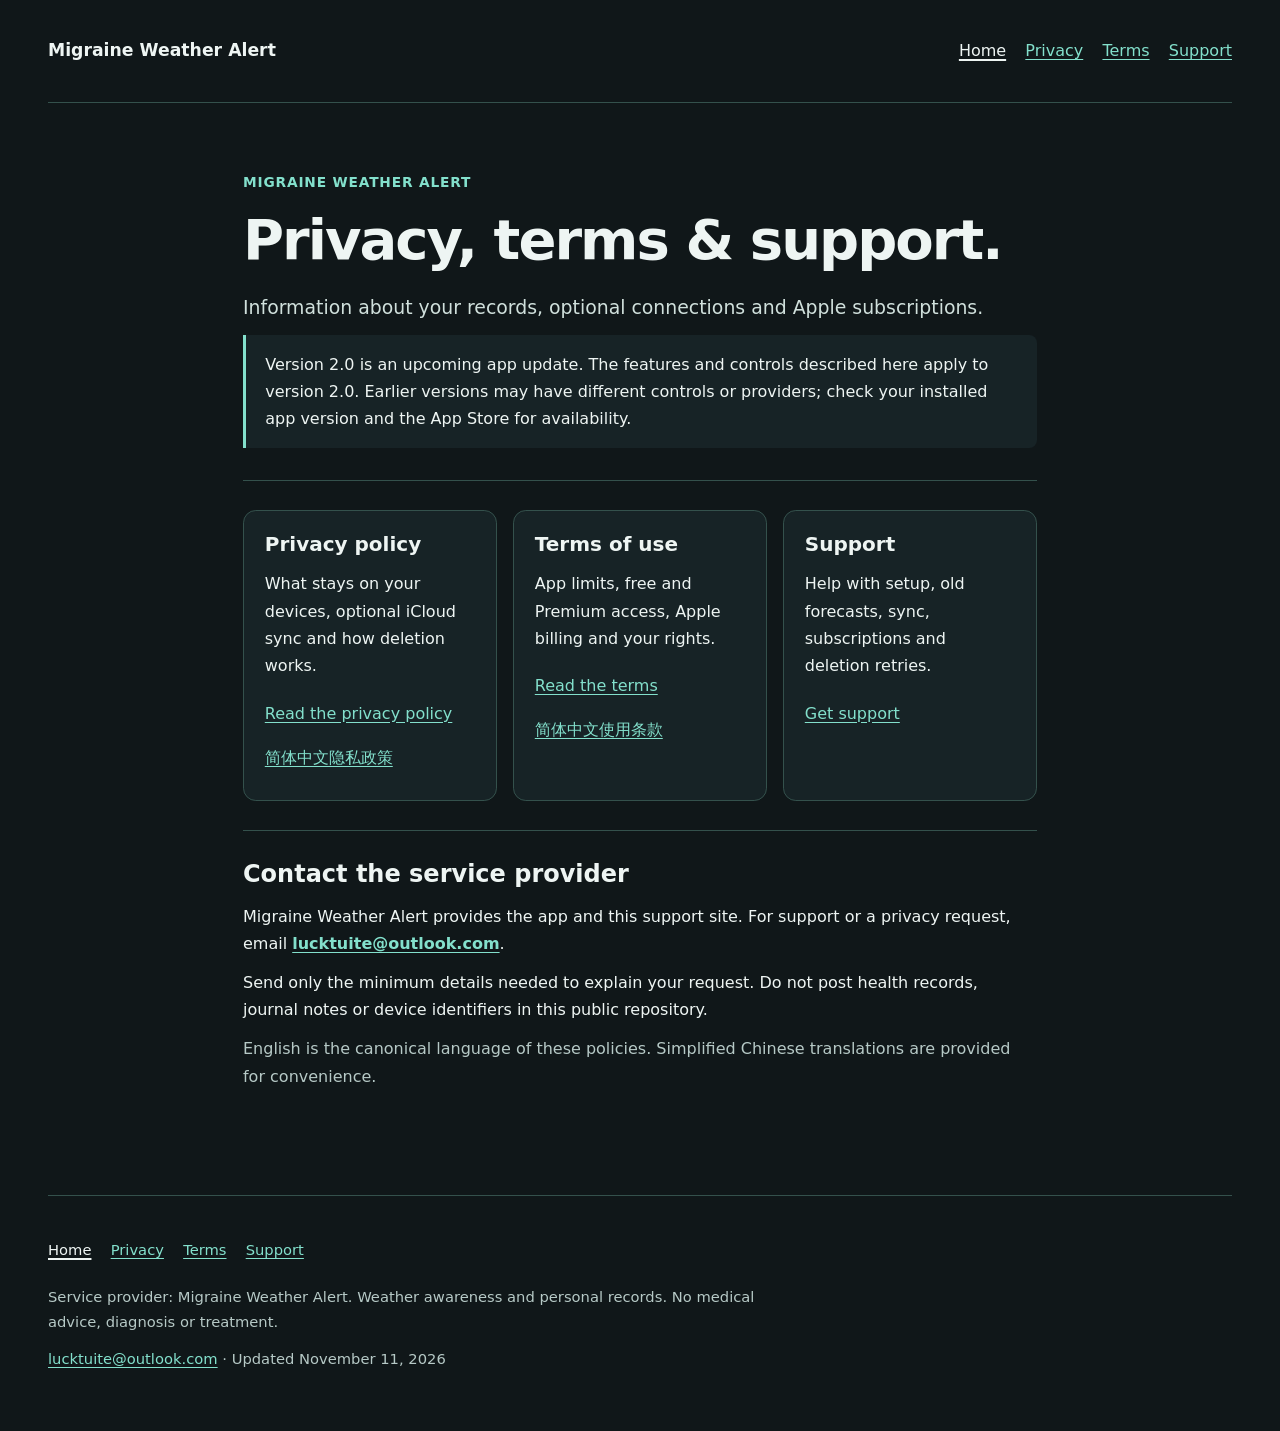
<file: index.html>
<!doctype html>
<html lang="en">
<head>
<meta charset="utf-8">
<meta name="viewport" content="width=device-width, initial-scale=1">
<meta name="description" content="Privacy policy, terms and support for Migraine Weather Alert.">
<meta name="theme-color" content="#101719">
<title>Privacy, terms and support | Migraine Weather Alert</title>
<link rel="canonical" href="https://nporter-codes.github.io/migraine-weather-alert-policies/index.html">

<link rel="stylesheet" href="styles.css">
</head>
<body>
<a class="skip" href="#main">Skip to content</a>
<div class="container">
<div class="top"><a class="brand" href="index.html">Migraine Weather Alert</a><nav class="nav" aria-label="Main navigation"><a href="index.html" aria-current="page">Home</a><a href="privacy.html">Privacy</a><a href="terms.html">Terms</a><a href="support.html">Support</a></nav></div>
<main id="main"><header><p class="eyebrow">Migraine Weather Alert</p><h1>Privacy, terms &amp; support.</h1><p class="lede">Information about your records, optional connections and Apple subscriptions.</p><p class="note">Version 2.0 is an upcoming app update. The features and controls described here apply to version 2.0. Earlier versions may have different controls or providers; check your installed app version and the App Store for availability.</p></header>
<section><div class="cards"><article class="card"><h2>Privacy policy</h2><p>What stays on your devices, optional iCloud sync and how deletion works.</p><a href="privacy.html">Read the privacy policy</a><br><a href="privacy-zh.html" lang="zh-Hans">简体中文隐私政策</a></article><article class="card"><h2>Terms of use</h2><p>App limits, free and Premium access, Apple billing and your rights.</p><a href="terms.html">Read the terms</a><br><a href="terms-zh.html" lang="zh-Hans">简体中文使用条款</a></article><article class="card"><h2>Support</h2><p>Help with setup, old forecasts, sync, subscriptions and deletion retries.</p><a href="support.html">Get support</a></article></div></section>
<section><h2>Contact the service provider</h2><p>Migraine Weather Alert provides the app and this support site. For support or a privacy request, email <a class="contact" href="mailto:lucktuite@outlook.com">lucktuite@outlook.com</a>.</p><p>Send only the minimum details needed to explain your request. Do not post health records, journal notes or device identifiers in this public repository.</p><p class="muted">English is the canonical language of these policies. Simplified Chinese translations are provided for convenience.</p></section>
</main>
<footer><nav class="nav" aria-label="Footer navigation"><a href="index.html" aria-current="page">Home</a><a href="privacy.html">Privacy</a><a href="terms.html">Terms</a><a href="support.html">Support</a></nav><p>Service provider: Migraine Weather Alert. Weather awareness and personal records. No medical advice, diagnosis or treatment.</p><p><a href="mailto:lucktuite@outlook.com">lucktuite@outlook.com</a> · Updated November 11, 2026</p></footer>
</div>
</body>
</html>
</file>
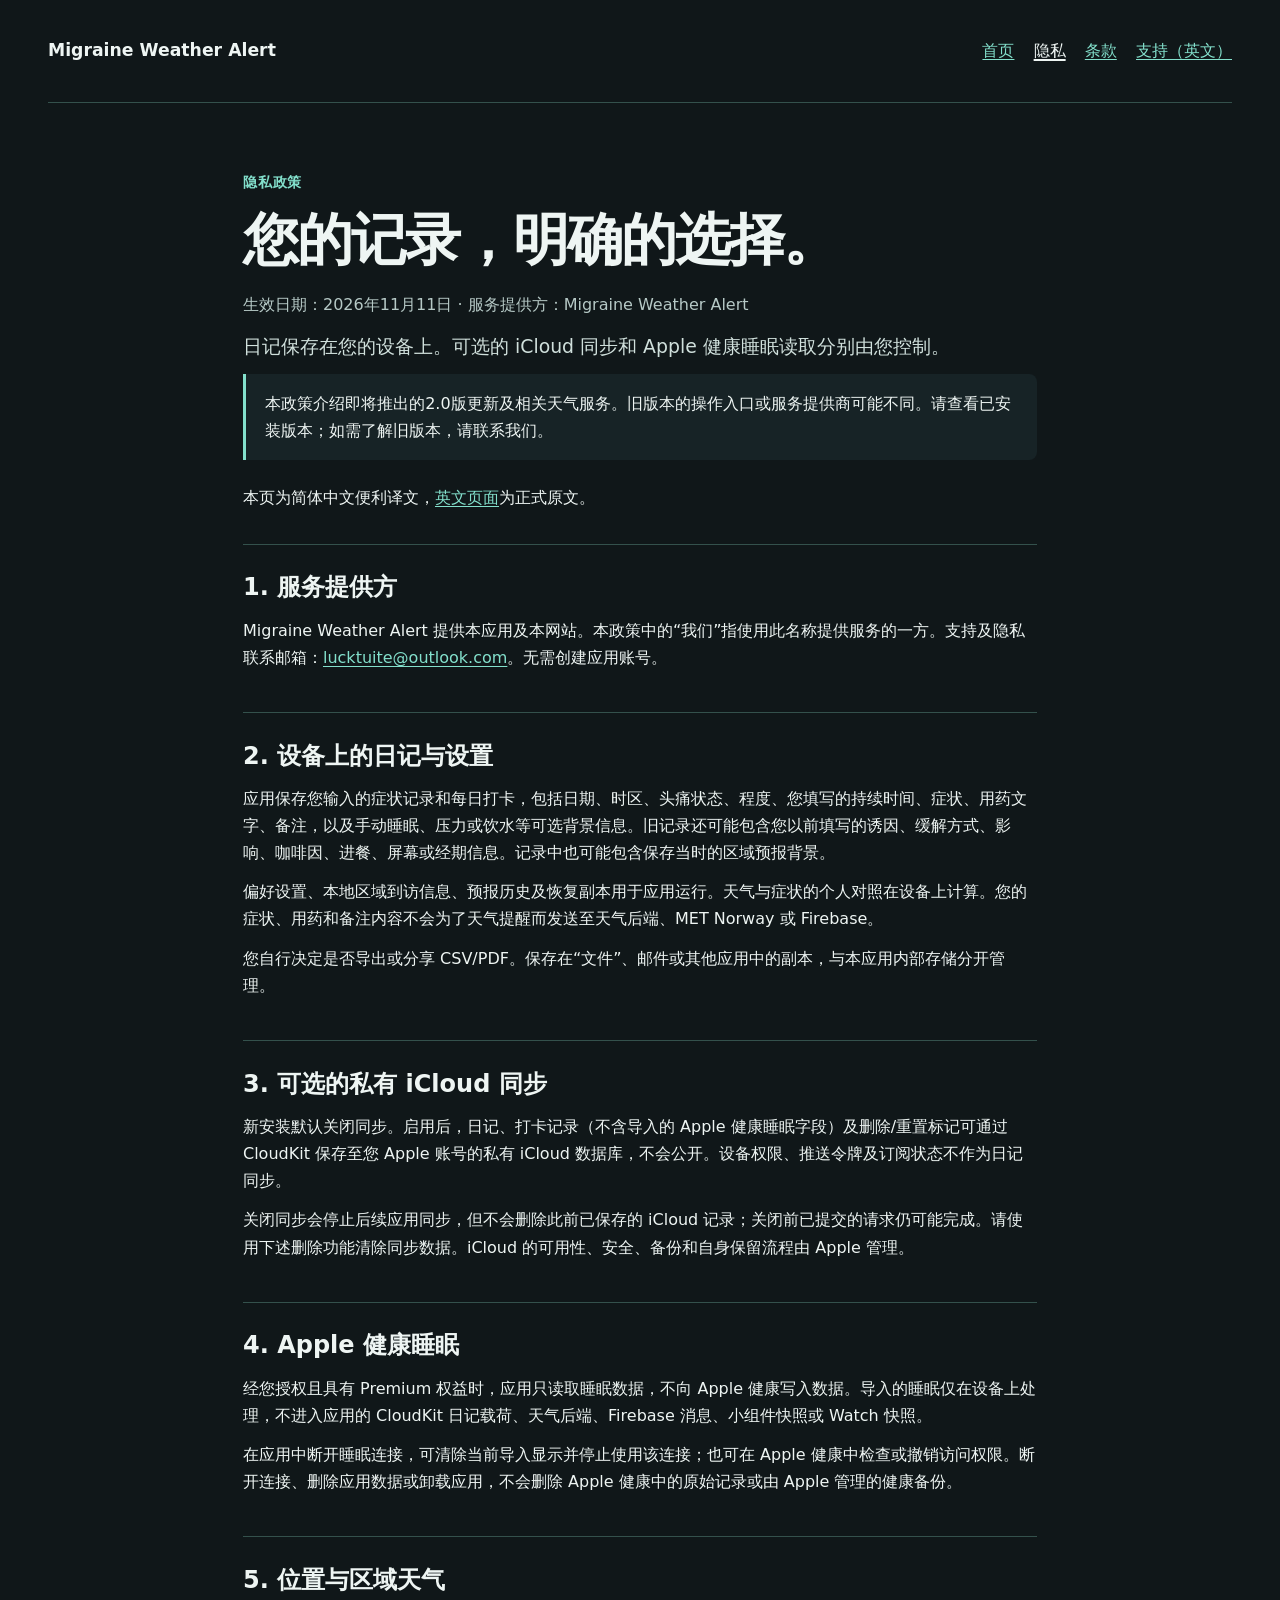
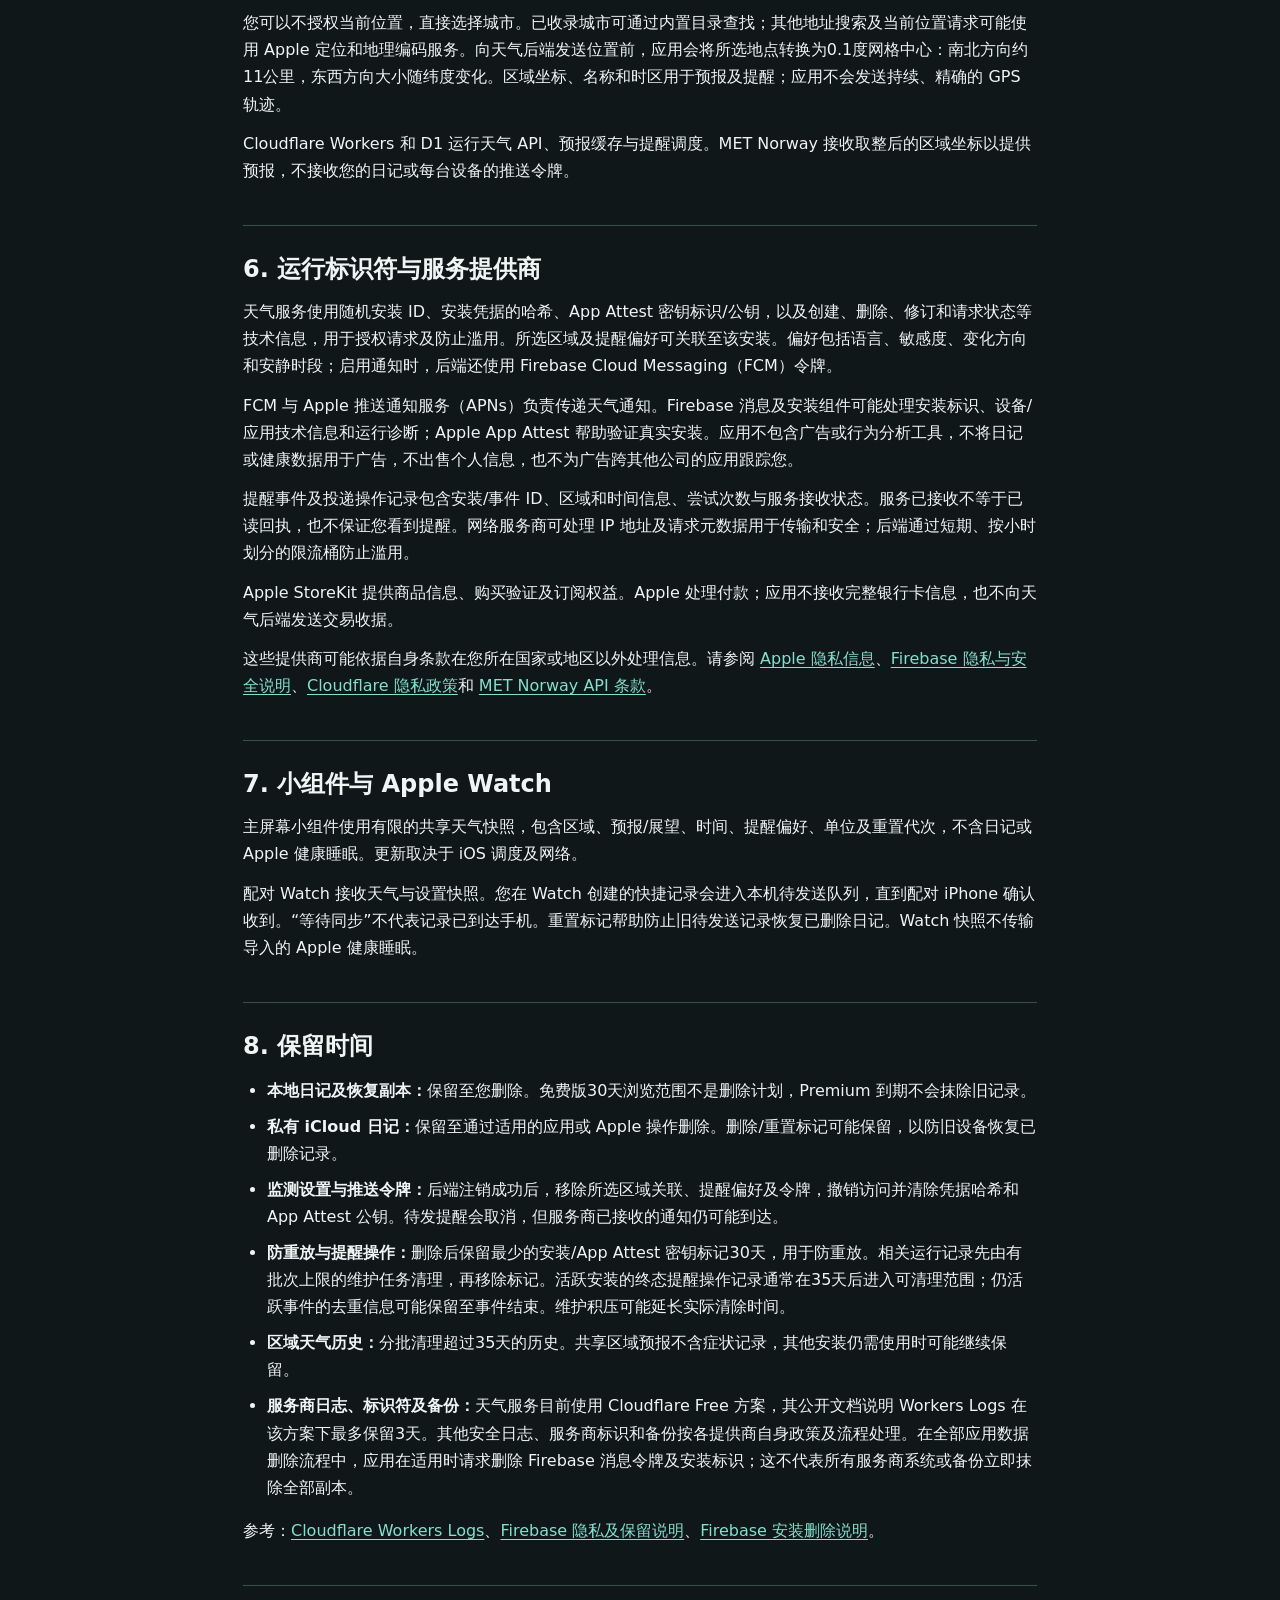
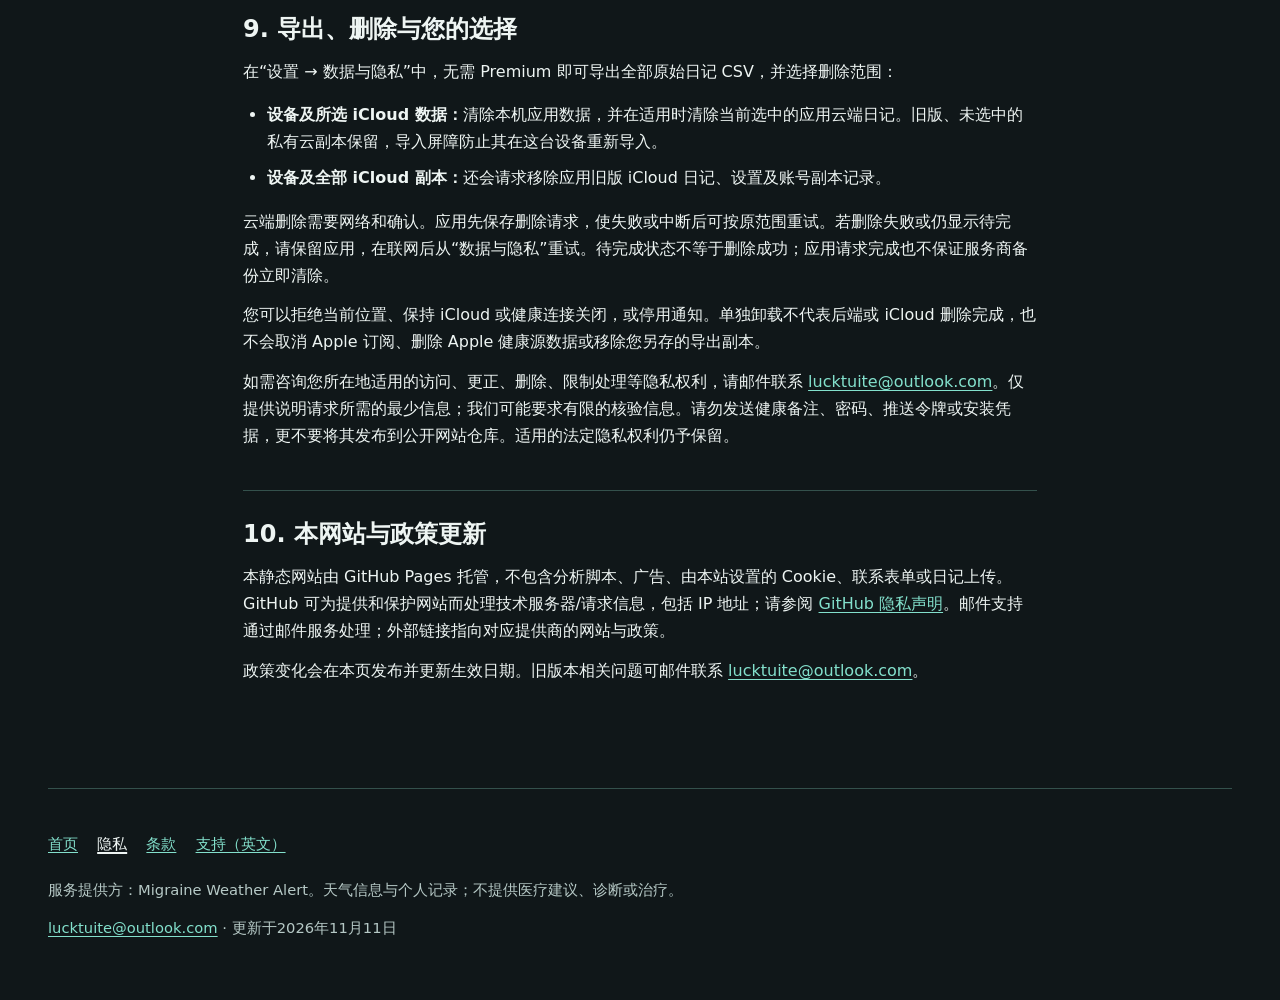
<file: privacy-zh.html>
<!doctype html>
<html lang="zh-Hans">
<head>
<meta charset="utf-8">
<meta name="viewport" content="width=device-width, initial-scale=1">
<meta name="description" content="Migraine Weather Alert 的本地日记、可选 iCloud 同步、Apple 健康睡眠、区域天气与数据删除说明。">
<meta name="theme-color" content="#101719">
<title>隐私政策 | Migraine Weather Alert</title>
<link rel="canonical" href="https://nporter-codes.github.io/migraine-weather-alert-policies/privacy-zh.html">
<link rel="alternate" hreflang="en" href="https://nporter-codes.github.io/migraine-weather-alert-policies/privacy.html"><link rel="alternate" hreflang="zh-Hans" href="https://nporter-codes.github.io/migraine-weather-alert-policies/privacy-zh.html">
<link rel="stylesheet" href="styles.css">
</head>
<body>
<a class="skip" href="#main">跳至正文</a>
<div class="container">
<div class="top"><a class="brand" href="index.html">Migraine Weather Alert</a><nav class="nav" aria-label="主导航"><a href="index.html">首页</a><a href="privacy-zh.html" aria-current="page">隐私</a><a href="terms-zh.html">条款</a><a href="support.html" lang="en">支持（英文）</a></nav></div>
<main id="main"><header><p class="eyebrow">隐私政策</p><h1>您的记录，明确的选择。</h1><p class="meta">生效日期：2026年11月11日 · 服务提供方：Migraine Weather Alert</p><p class="lede">日记保存在您的设备上。可选的 iCloud 同步和 Apple 健康睡眠读取分别由您控制。</p><p class="note">本政策介绍即将推出的2.0版更新及相关天气服务。旧版本的操作入口或服务提供商可能不同。请查看已安装版本；如需了解旧版本，请联系我们。</p><p class="language">本页为简体中文便利译文，<a href="privacy.html" lang="en">英文页面</a>为正式原文。</p></header>
<section><h2>1. 服务提供方</h2><p>Migraine Weather Alert 提供本应用及本网站。本政策中的“我们”指使用此名称提供服务的一方。支持及隐私联系邮箱：<a href="mailto:lucktuite@outlook.com">lucktuite@outlook.com</a>。无需创建应用账号。</p></section>
<section><h2>2. 设备上的日记与设置</h2><p>应用保存您输入的症状记录和每日打卡，包括日期、时区、头痛状态、程度、您填写的持续时间、症状、用药文字、备注，以及手动睡眠、压力或饮水等可选背景信息。旧记录还可能包含您以前填写的诱因、缓解方式、影响、咖啡因、进餐、屏幕或经期信息。记录中也可能包含保存当时的区域预报背景。</p><p>偏好设置、本地区域到访信息、预报历史及恢复副本用于应用运行。天气与症状的个人对照在设备上计算。您的症状、用药和备注内容不会为了天气提醒而发送至天气后端、MET Norway 或 Firebase。</p><p>您自行决定是否导出或分享 CSV/PDF。保存在“文件”、邮件或其他应用中的副本，与本应用内部存储分开管理。</p></section>
<section><h2>3. 可选的私有 iCloud 同步</h2><p>新安装默认关闭同步。启用后，日记、打卡记录（不含导入的 Apple 健康睡眠字段）及删除/重置标记可通过 CloudKit 保存至您 Apple 账号的私有 iCloud 数据库，不会公开。设备权限、推送令牌及订阅状态不作为日记同步。</p><p>关闭同步会停止后续应用同步，但不会删除此前已保存的 iCloud 记录；关闭前已提交的请求仍可能完成。请使用下述删除功能清除同步数据。iCloud 的可用性、安全、备份和自身保留流程由 Apple 管理。</p></section>
<section><h2>4. Apple 健康睡眠</h2><p>经您授权且具有 Premium 权益时，应用只读取睡眠数据，不向 Apple 健康写入数据。导入的睡眠仅在设备上处理，不进入应用的 CloudKit 日记载荷、天气后端、Firebase 消息、小组件快照或 Watch 快照。</p><p>在应用中断开睡眠连接，可清除当前导入显示并停止使用该连接；也可在 Apple 健康中检查或撤销访问权限。断开连接、删除应用数据或卸载应用，不会删除 Apple 健康中的原始记录或由 Apple 管理的健康备份。</p></section>
<section><h2>5. 位置与区域天气</h2><p>您可以不授权当前位置，直接选择城市。已收录城市可通过内置目录查找；其他地址搜索及当前位置请求可能使用 Apple 定位和地理编码服务。向天气后端发送位置前，应用会将所选地点转换为0.1度网格中心：南北方向约11公里，东西方向大小随纬度变化。区域坐标、名称和时区用于预报及提醒；应用不会发送持续、精确的 GPS 轨迹。</p><p>Cloudflare Workers 和 D1 运行天气 API、预报缓存与提醒调度。MET Norway 接收取整后的区域坐标以提供预报，不接收您的日记或每台设备的推送令牌。</p></section>
<section><h2>6. 运行标识符与服务提供商</h2><p>天气服务使用随机安装 ID、安装凭据的哈希、App Attest 密钥标识/公钥，以及创建、删除、修订和请求状态等技术信息，用于授权请求及防止滥用。所选区域及提醒偏好可关联至该安装。偏好包括语言、敏感度、变化方向和安静时段；启用通知时，后端还使用 Firebase Cloud Messaging（FCM）令牌。</p><p>FCM 与 Apple 推送通知服务（APNs）负责传递天气通知。Firebase 消息及安装组件可能处理安装标识、设备/应用技术信息和运行诊断；Apple App Attest 帮助验证真实安装。应用不包含广告或行为分析工具，不将日记或健康数据用于广告，不出售个人信息，也不为广告跨其他公司的应用跟踪您。</p><p>提醒事件及投递操作记录包含安装/事件 ID、区域和时间信息、尝试次数与服务接收状态。服务已接收不等于已读回执，也不保证您看到提醒。网络服务商可处理 IP 地址及请求元数据用于传输和安全；后端通过短期、按小时划分的限流桶防止滥用。</p><p>Apple StoreKit 提供商品信息、购买验证及订阅权益。Apple 处理付款；应用不接收完整银行卡信息，也不向天气后端发送交易收据。</p><p>这些提供商可能依据自身条款在您所在国家或地区以外处理信息。请参阅 <a href="https://www.apple.com/legal/privacy/">Apple 隐私信息</a>、<a href="https://firebase.google.com/support/privacy">Firebase 隐私与安全说明</a>、<a href="https://www.cloudflare.com/privacypolicy/">Cloudflare 隐私政策</a>和 <a href="https://api.met.no/doc/TermsOfService">MET Norway API 条款</a>。</p></section>
<section><h2>7. 小组件与 Apple Watch</h2><p>主屏幕小组件使用有限的共享天气快照，包含区域、预报/展望、时间、提醒偏好、单位及重置代次，不含日记或 Apple 健康睡眠。更新取决于 iOS 调度及网络。</p><p>配对 Watch 接收天气与设置快照。您在 Watch 创建的快捷记录会进入本机待发送队列，直到配对 iPhone 确认收到。“等待同步”不代表记录已到达手机。重置标记帮助防止旧待发送记录恢复已删除日记。Watch 快照不传输导入的 Apple 健康睡眠。</p></section>
<section><h2>8. 保留时间</h2><ul><li><strong>本地日记及恢复副本：</strong>保留至您删除。免费版30天浏览范围不是删除计划，Premium 到期不会抹除旧记录。</li><li><strong>私有 iCloud 日记：</strong>保留至通过适用的应用或 Apple 操作删除。删除/重置标记可能保留，以防旧设备恢复已删除记录。</li><li><strong>监测设置与推送令牌：</strong>后端注销成功后，移除所选区域关联、提醒偏好及令牌，撤销访问并清除凭据哈希和 App Attest 公钥。待发提醒会取消，但服务商已接收的通知仍可能到达。</li><li><strong>防重放与提醒操作：</strong>删除后保留最少的安装/App Attest 密钥标记30天，用于防重放。相关运行记录先由有批次上限的维护任务清理，再移除标记。活跃安装的终态提醒操作记录通常在35天后进入可清理范围；仍活跃事件的去重信息可能保留至事件结束。维护积压可能延长实际清除时间。</li><li><strong>区域天气历史：</strong>分批清理超过35天的历史。共享区域预报不含症状记录，其他安装仍需使用时可能继续保留。</li><li><strong>服务商日志、标识符及备份：</strong>天气服务目前使用 Cloudflare Free 方案，其公开文档说明 Workers Logs 在该方案下最多保留3天。其他安全日志、服务商标识和备份按各提供商自身政策及流程处理。在全部应用数据删除流程中，应用在适用时请求删除 Firebase 消息令牌及安装标识；这不代表所有服务商系统或备份立即抹除全部副本。</li></ul><p>参考：<a href="https://developers.cloudflare.com/workers/observability/logs/workers-logs/">Cloudflare Workers Logs</a>、<a href="https://firebase.google.com/support/privacy">Firebase 隐私及保留说明</a>、<a href="https://firebase.google.com/docs/projects/manage-installations">Firebase 安装删除说明</a>。</p></section>
<section><h2>9. 导出、删除与您的选择</h2><p>在“设置 → 数据与隐私”中，无需 Premium 即可导出全部原始日记 CSV，并选择删除范围：</p><ul><li><strong>设备及所选 iCloud 数据：</strong>清除本机应用数据，并在适用时清除当前选中的应用云端日记。旧版、未选中的私有云副本保留，导入屏障防止其在这台设备重新导入。</li><li><strong>设备及全部 iCloud 副本：</strong>还会请求移除应用旧版 iCloud 日记、设置及账号副本记录。</li></ul><p>云端删除需要网络和确认。应用先保存删除请求，使失败或中断后可按原范围重试。若删除失败或仍显示待完成，请保留应用，在联网后从“数据与隐私”重试。待完成状态不等于删除成功；应用请求完成也不保证服务商备份立即清除。</p><p>您可以拒绝当前位置、保持 iCloud 或健康连接关闭，或停用通知。单独卸载不代表后端或 iCloud 删除完成，也不会取消 Apple 订阅、删除 Apple 健康源数据或移除您另存的导出副本。</p><p>如需咨询您所在地适用的访问、更正、删除、限制处理等隐私权利，请邮件联系 <a href="mailto:lucktuite@outlook.com">lucktuite@outlook.com</a>。仅提供说明请求所需的最少信息；我们可能要求有限的核验信息。请勿发送健康备注、密码、推送令牌或安装凭据，更不要将其发布到公开网站仓库。适用的法定隐私权利仍予保留。</p></section>
<section><h2>10. 本网站与政策更新</h2><p>本静态网站由 GitHub Pages 托管，不包含分析脚本、广告、由本站设置的 Cookie、联系表单或日记上传。GitHub 可为提供和保护网站而处理技术服务器/请求信息，包括 IP 地址；请参阅 <a href="https://docs.github.com/en/site-policy/privacy-policies/github-general-privacy-statement">GitHub 隐私声明</a>。邮件支持通过邮件服务处理；外部链接指向对应提供商的网站与政策。</p><p>政策变化会在本页发布并更新生效日期。旧版本相关问题可邮件联系 <a href="mailto:lucktuite@outlook.com">lucktuite@outlook.com</a>。</p></section>
</main>
<footer><nav class="nav" aria-label="页脚导航"><a href="index.html">首页</a><a href="privacy-zh.html" aria-current="page">隐私</a><a href="terms-zh.html">条款</a><a href="support.html" lang="en">支持（英文）</a></nav><p>服务提供方：Migraine Weather Alert。天气信息与个人记录；不提供医疗建议、诊断或治疗。</p><p><a href="mailto:lucktuite@outlook.com">lucktuite@outlook.com</a> · 更新于2026年11月11日</p></footer>
</div>
</body>
</html>
</file>
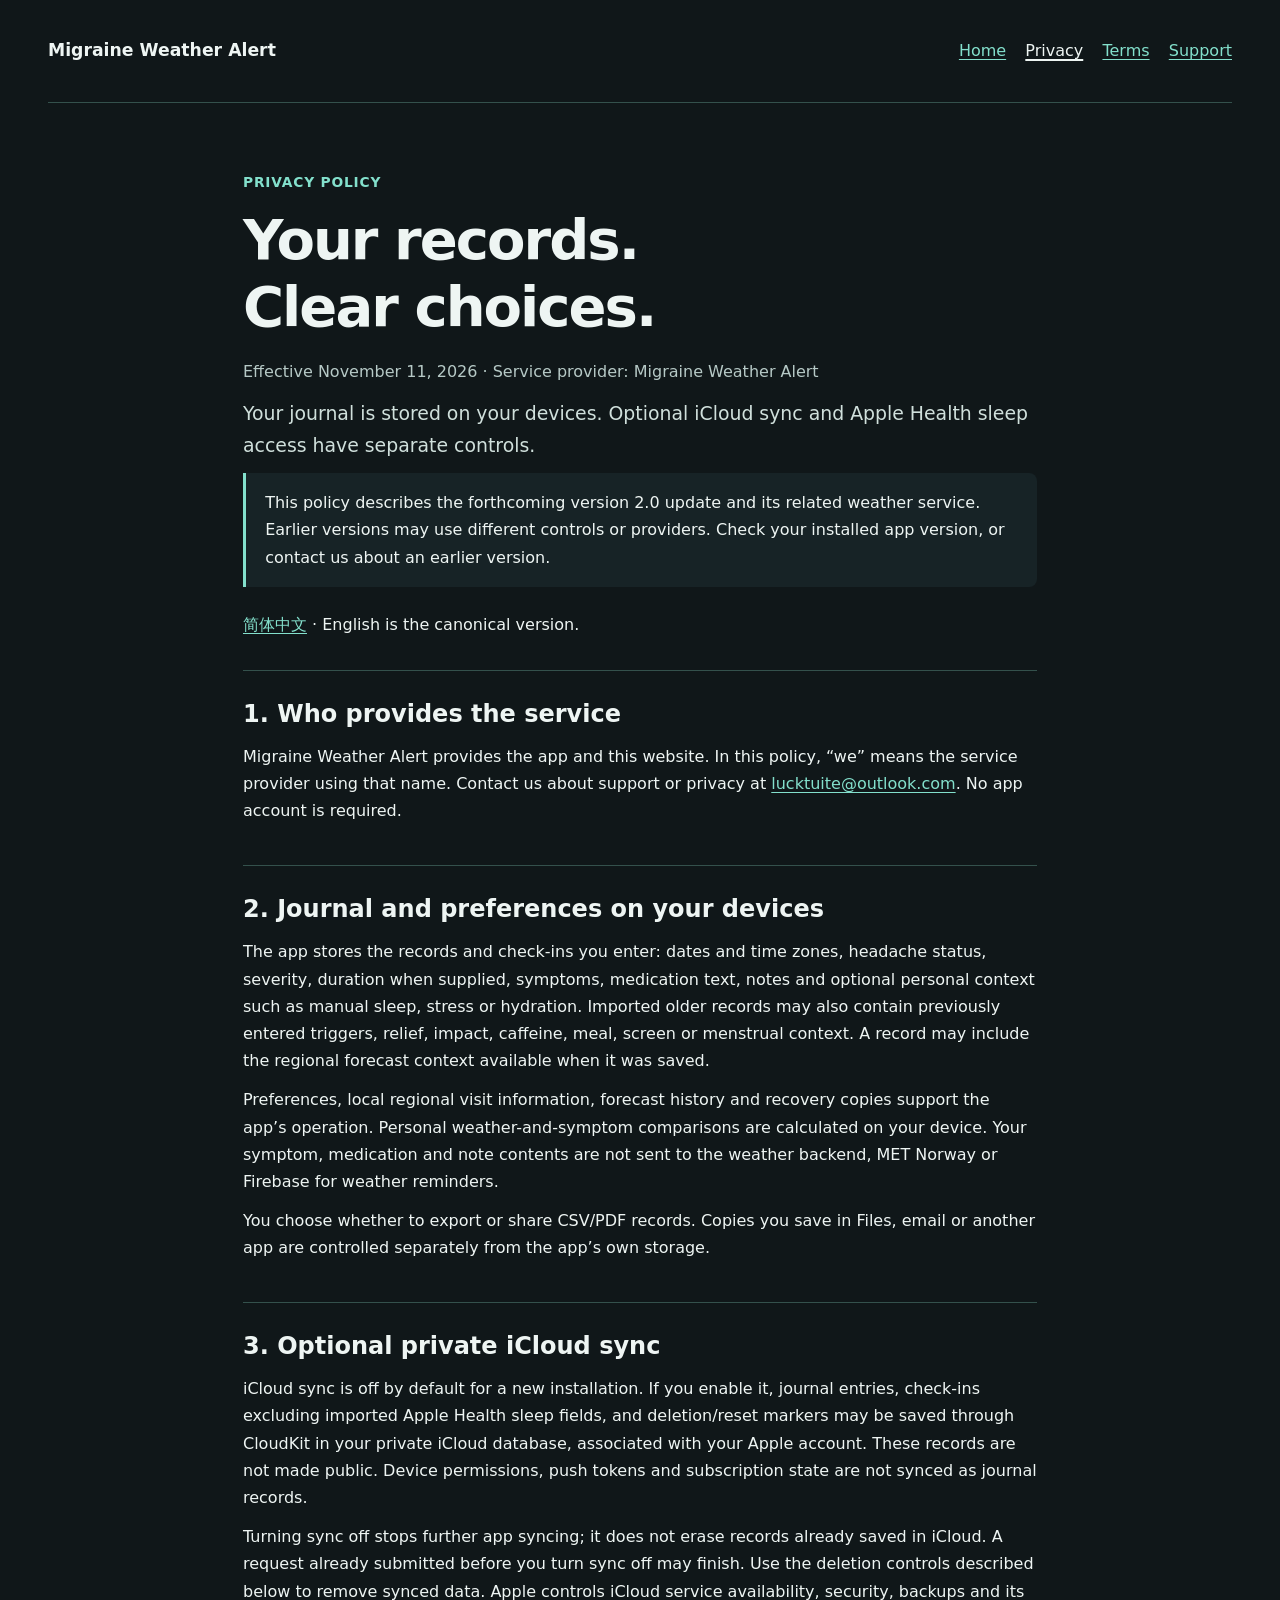
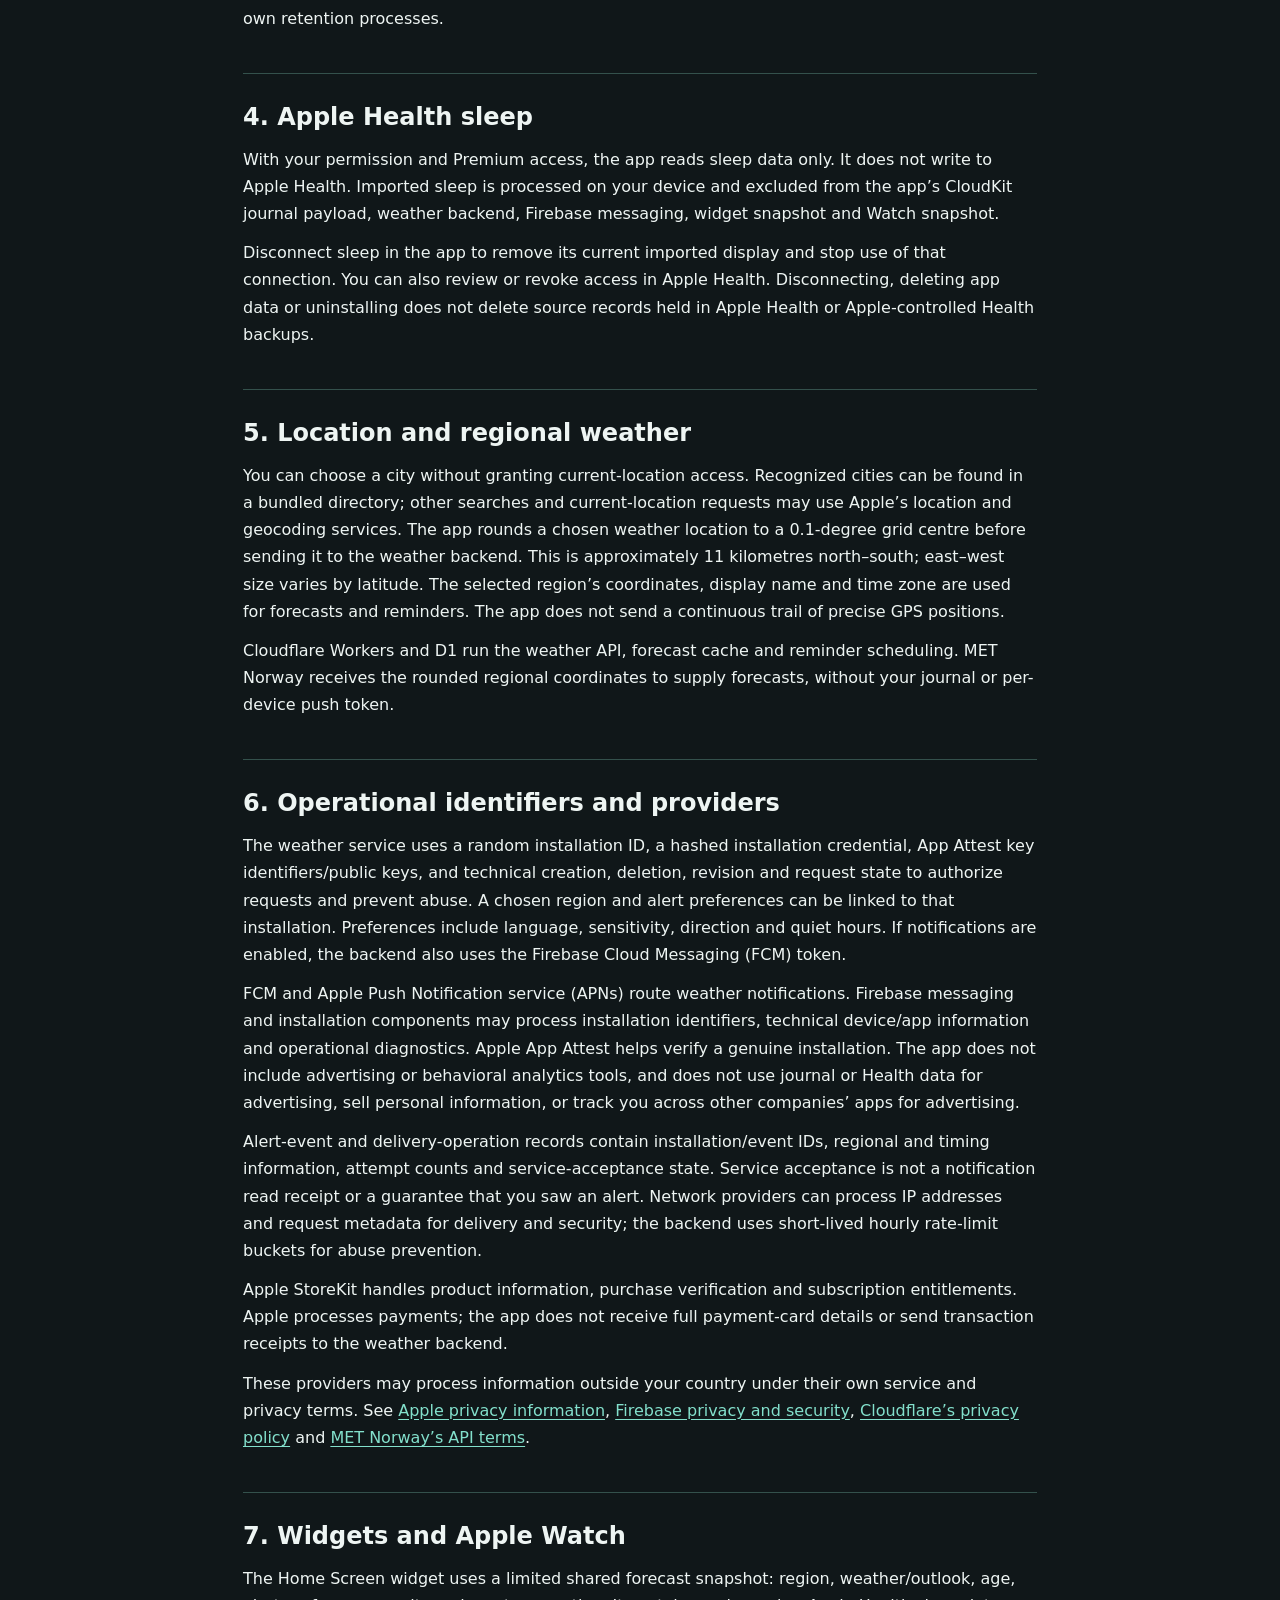
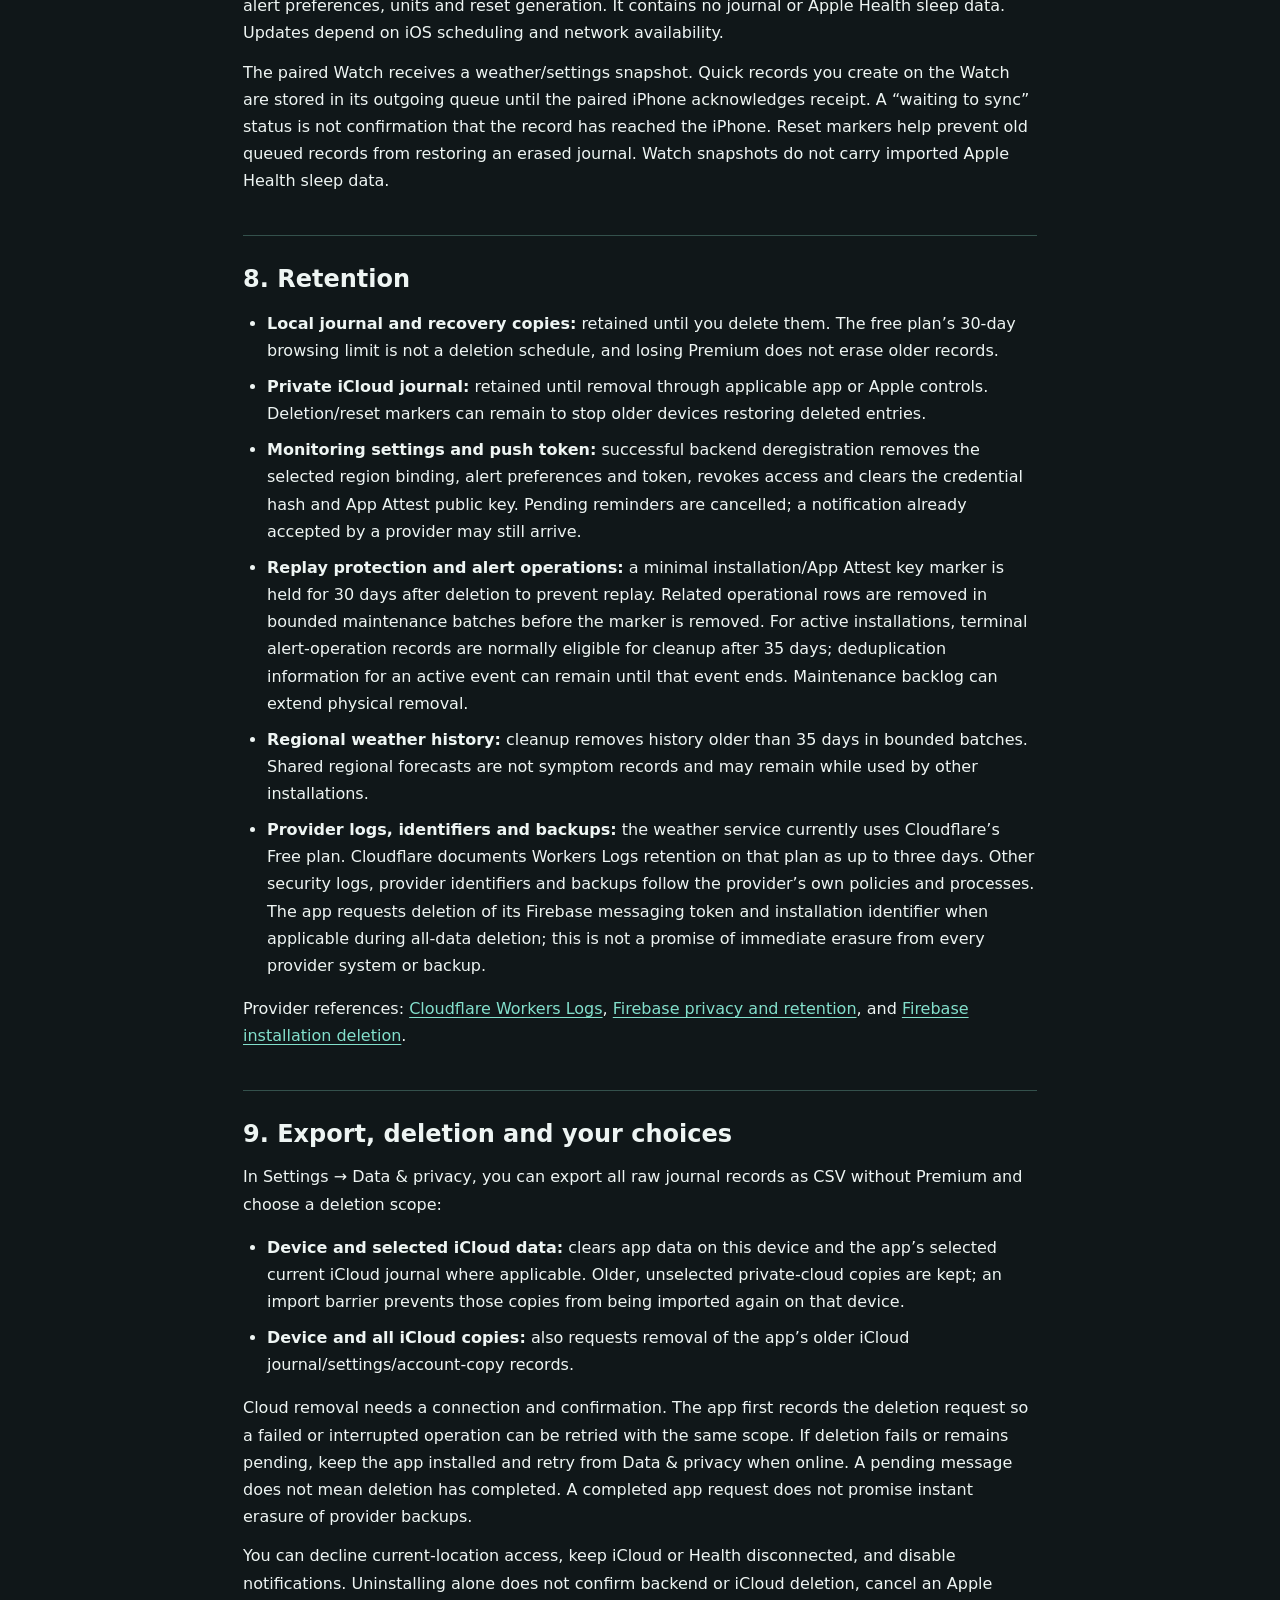
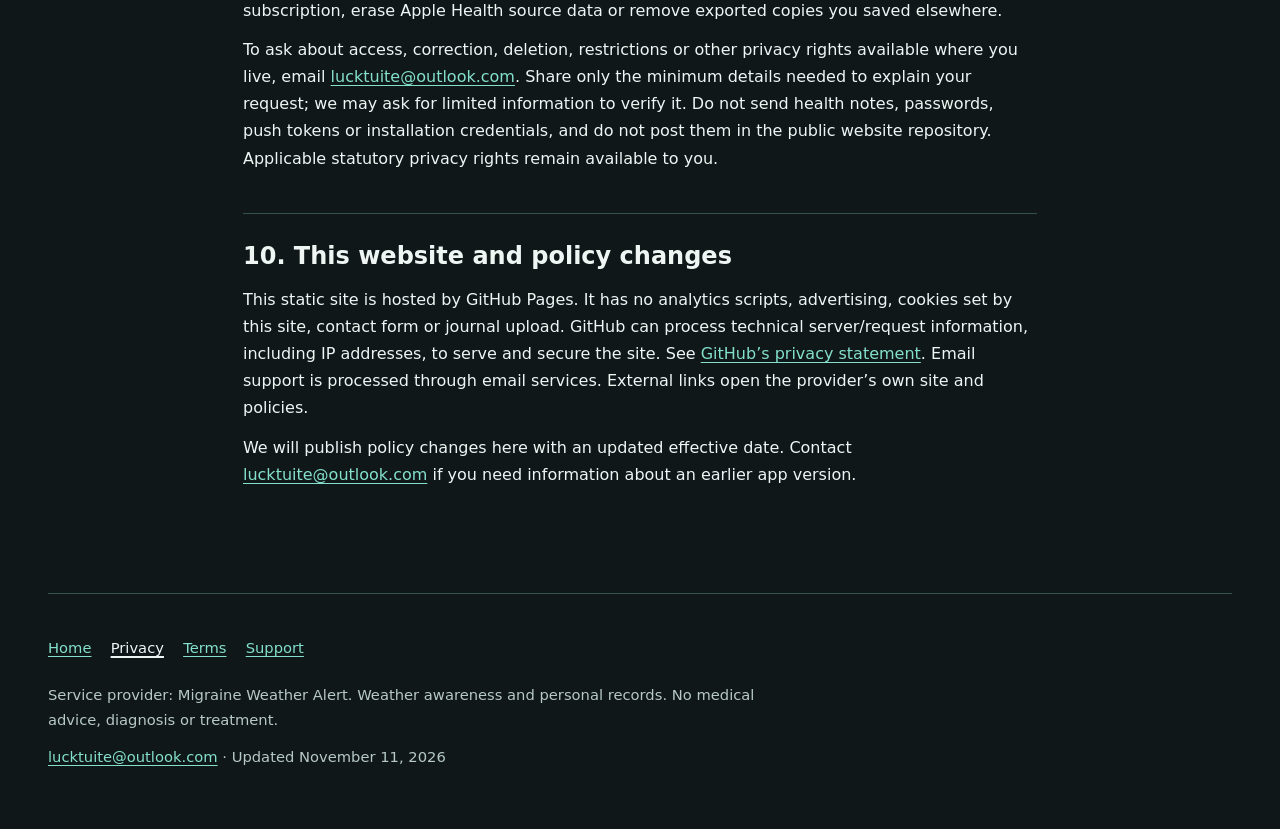
<file: privacy.html>
<!doctype html>
<html lang="en">
<head>
<meta charset="utf-8">
<meta name="viewport" content="width=device-width, initial-scale=1">
<meta name="description" content="How Migraine Weather Alert handles local journals, optional private iCloud sync, Apple Health sleep, regional weather and deletion.">
<meta name="theme-color" content="#101719">
<title>Privacy policy | Migraine Weather Alert</title>
<link rel="canonical" href="https://nporter-codes.github.io/migraine-weather-alert-policies/privacy.html">
<link rel="alternate" hreflang="en" href="https://nporter-codes.github.io/migraine-weather-alert-policies/privacy.html"><link rel="alternate" hreflang="zh-Hans" href="https://nporter-codes.github.io/migraine-weather-alert-policies/privacy-zh.html">
<link rel="stylesheet" href="styles.css">
</head>
<body>
<a class="skip" href="#main">Skip to content</a>
<div class="container">
<div class="top"><a class="brand" href="index.html">Migraine Weather Alert</a><nav class="nav" aria-label="Main navigation"><a href="index.html">Home</a><a href="privacy.html" aria-current="page">Privacy</a><a href="terms.html">Terms</a><a href="support.html">Support</a></nav></div>
<main id="main"><header><p class="eyebrow">Privacy policy</p><h1>Your records. Clear choices.</h1><p class="meta">Effective November 11, 2026 · Service provider: Migraine Weather Alert</p><p class="lede">Your journal is stored on your devices. Optional iCloud sync and Apple Health sleep access have separate controls.</p><p class="note">This policy describes the forthcoming version 2.0 update and its related weather service. Earlier versions may use different controls or providers. Check your installed app version, or contact us about an earlier version.</p><p class="language"><a href="privacy-zh.html" lang="zh-Hans">简体中文</a> · English is the canonical version.</p></header>
<section><h2>1. Who provides the service</h2><p>Migraine Weather Alert provides the app and this website. In this policy, “we” means the service provider using that name. Contact us about support or privacy at <a href="mailto:lucktuite@outlook.com">lucktuite@outlook.com</a>. No app account is required.</p></section>
<section><h2>2. Journal and preferences on your devices</h2><p>The app stores the records and check-ins you enter: dates and time zones, headache status, severity, duration when supplied, symptoms, medication text, notes and optional personal context such as manual sleep, stress or hydration. Imported older records may also contain previously entered triggers, relief, impact, caffeine, meal, screen or menstrual context. A record may include the regional forecast context available when it was saved.</p><p>Preferences, local regional visit information, forecast history and recovery copies support the app’s operation. Personal weather-and-symptom comparisons are calculated on your device. Your symptom, medication and note contents are not sent to the weather backend, MET Norway or Firebase for weather reminders.</p><p>You choose whether to export or share CSV/PDF records. Copies you save in Files, email or another app are controlled separately from the app’s own storage.</p></section>
<section><h2>3. Optional private iCloud sync</h2><p>iCloud sync is off by default for a new installation. If you enable it, journal entries, check-ins excluding imported Apple Health sleep fields, and deletion/reset markers may be saved through CloudKit in your private iCloud database, associated with your Apple account. These records are not made public. Device permissions, push tokens and subscription state are not synced as journal records.</p><p>Turning sync off stops further app syncing; it does not erase records already saved in iCloud. A request already submitted before you turn sync off may finish. Use the deletion controls described below to remove synced data. Apple controls iCloud service availability, security, backups and its own retention processes.</p></section>
<section><h2>4. Apple Health sleep</h2><p>With your permission and Premium access, the app reads sleep data only. It does not write to Apple Health. Imported sleep is processed on your device and excluded from the app’s CloudKit journal payload, weather backend, Firebase messaging, widget snapshot and Watch snapshot.</p><p>Disconnect sleep in the app to remove its current imported display and stop use of that connection. You can also review or revoke access in Apple Health. Disconnecting, deleting app data or uninstalling does not delete source records held in Apple Health or Apple-controlled Health backups.</p></section>
<section><h2>5. Location and regional weather</h2><p>You can choose a city without granting current-location access. Recognized cities can be found in a bundled directory; other searches and current-location requests may use Apple’s location and geocoding services. The app rounds a chosen weather location to a 0.1-degree grid centre before sending it to the weather backend. This is approximately 11 kilometres north–south; east–west size varies by latitude. The selected region’s coordinates, display name and time zone are used for forecasts and reminders. The app does not send a continuous trail of precise GPS positions.</p><p>Cloudflare Workers and D1 run the weather API, forecast cache and reminder scheduling. MET Norway receives the rounded regional coordinates to supply forecasts, without your journal or per-device push token.</p></section>
<section><h2>6. Operational identifiers and providers</h2><p>The weather service uses a random installation ID, a hashed installation credential, App Attest key identifiers/public keys, and technical creation, deletion, revision and request state to authorize requests and prevent abuse. A chosen region and alert preferences can be linked to that installation. Preferences include language, sensitivity, direction and quiet hours. If notifications are enabled, the backend also uses the Firebase Cloud Messaging (FCM) token.</p><p>FCM and Apple Push Notification service (APNs) route weather notifications. Firebase messaging and installation components may process installation identifiers, technical device/app information and operational diagnostics. Apple App Attest helps verify a genuine installation. The app does not include advertising or behavioral analytics tools, and does not use journal or Health data for advertising, sell personal information, or track you across other companies’ apps for advertising.</p><p>Alert-event and delivery-operation records contain installation/event IDs, regional and timing information, attempt counts and service-acceptance state. Service acceptance is not a notification read receipt or a guarantee that you saw an alert. Network providers can process IP addresses and request metadata for delivery and security; the backend uses short-lived hourly rate-limit buckets for abuse prevention.</p><p>Apple StoreKit handles product information, purchase verification and subscription entitlements. Apple processes payments; the app does not receive full payment-card details or send transaction receipts to the weather backend.</p><p>These providers may process information outside your country under their own service and privacy terms. See <a href="https://www.apple.com/legal/privacy/">Apple privacy information</a>, <a href="https://firebase.google.com/support/privacy">Firebase privacy and security</a>, <a href="https://www.cloudflare.com/privacypolicy/">Cloudflare’s privacy policy</a> and <a href="https://api.met.no/doc/TermsOfService">MET Norway’s API terms</a>.</p></section>
<section><h2>7. Widgets and Apple Watch</h2><p>The Home Screen widget uses a limited shared forecast snapshot: region, weather/outlook, age, alert preferences, units and reset generation. It contains no journal or Apple Health sleep data. Updates depend on iOS scheduling and network availability.</p><p>The paired Watch receives a weather/settings snapshot. Quick records you create on the Watch are stored in its outgoing queue until the paired iPhone acknowledges receipt. A “waiting to sync” status is not confirmation that the record has reached the iPhone. Reset markers help prevent old queued records from restoring an erased journal. Watch snapshots do not carry imported Apple Health sleep data.</p></section>
<section><h2>8. Retention</h2><ul><li><strong>Local journal and recovery copies:</strong> retained until you delete them. The free plan’s 30-day browsing limit is not a deletion schedule, and losing Premium does not erase older records.</li><li><strong>Private iCloud journal:</strong> retained until removal through applicable app or Apple controls. Deletion/reset markers can remain to stop older devices restoring deleted entries.</li><li><strong>Monitoring settings and push token:</strong> successful backend deregistration removes the selected region binding, alert preferences and token, revokes access and clears the credential hash and App Attest public key. Pending reminders are cancelled; a notification already accepted by a provider may still arrive.</li><li><strong>Replay protection and alert operations:</strong> a minimal installation/App Attest key marker is held for 30 days after deletion to prevent replay. Related operational rows are removed in bounded maintenance batches before the marker is removed. For active installations, terminal alert-operation records are normally eligible for cleanup after 35 days; deduplication information for an active event can remain until that event ends. Maintenance backlog can extend physical removal.</li><li><strong>Regional weather history:</strong> cleanup removes history older than 35 days in bounded batches. Shared regional forecasts are not symptom records and may remain while used by other installations.</li><li><strong>Provider logs, identifiers and backups:</strong> the weather service currently uses Cloudflare’s Free plan. Cloudflare documents Workers Logs retention on that plan as up to three days. Other security logs, provider identifiers and backups follow the provider’s own policies and processes. The app requests deletion of its Firebase messaging token and installation identifier when applicable during all-data deletion; this is not a promise of immediate erasure from every provider system or backup.</li></ul><p>Provider references: <a href="https://developers.cloudflare.com/workers/observability/logs/workers-logs/">Cloudflare Workers Logs</a>, <a href="https://firebase.google.com/support/privacy">Firebase privacy and retention</a>, and <a href="https://firebase.google.com/docs/projects/manage-installations">Firebase installation deletion</a>.</p></section>
<section><h2>9. Export, deletion and your choices</h2><p>In Settings → Data &amp; privacy, you can export all raw journal records as CSV without Premium and choose a deletion scope:</p><ul><li><strong>Device and selected iCloud data:</strong> clears app data on this device and the app’s selected current iCloud journal where applicable. Older, unselected private-cloud copies are kept; an import barrier prevents those copies from being imported again on that device.</li><li><strong>Device and all iCloud copies:</strong> also requests removal of the app’s older iCloud journal/settings/account-copy records.</li></ul><p>Cloud removal needs a connection and confirmation. The app first records the deletion request so a failed or interrupted operation can be retried with the same scope. If deletion fails or remains pending, keep the app installed and retry from Data &amp; privacy when online. A pending message does not mean deletion has completed. A completed app request does not promise instant erasure of provider backups.</p><p>You can decline current-location access, keep iCloud or Health disconnected, and disable notifications. Uninstalling alone does not confirm backend or iCloud deletion, cancel an Apple subscription, erase Apple Health source data or remove exported copies you saved elsewhere.</p><p>To ask about access, correction, deletion, restrictions or other privacy rights available where you live, email <a href="mailto:lucktuite@outlook.com">lucktuite@outlook.com</a>. Share only the minimum details needed to explain your request; we may ask for limited information to verify it. Do not send health notes, passwords, push tokens or installation credentials, and do not post them in the public website repository. Applicable statutory privacy rights remain available to you.</p></section>
<section><h2>10. This website and policy changes</h2><p>This static site is hosted by GitHub Pages. It has no analytics scripts, advertising, cookies set by this site, contact form or journal upload. GitHub can process technical server/request information, including IP addresses, to serve and secure the site. See <a href="https://docs.github.com/en/site-policy/privacy-policies/github-general-privacy-statement">GitHub’s privacy statement</a>. Email support is processed through email services. External links open the provider’s own site and policies.</p><p>We will publish policy changes here with an updated effective date. Contact <a href="mailto:lucktuite@outlook.com">lucktuite@outlook.com</a> if you need information about an earlier app version.</p></section>
</main>
<footer><nav class="nav" aria-label="Footer navigation"><a href="index.html">Home</a><a href="privacy.html" aria-current="page">Privacy</a><a href="terms.html">Terms</a><a href="support.html">Support</a></nav><p>Service provider: Migraine Weather Alert. Weather awareness and personal records. No medical advice, diagnosis or treatment.</p><p><a href="mailto:lucktuite@outlook.com">lucktuite@outlook.com</a> · Updated November 11, 2026</p></footer>
</div>
</body>
</html>
</file>
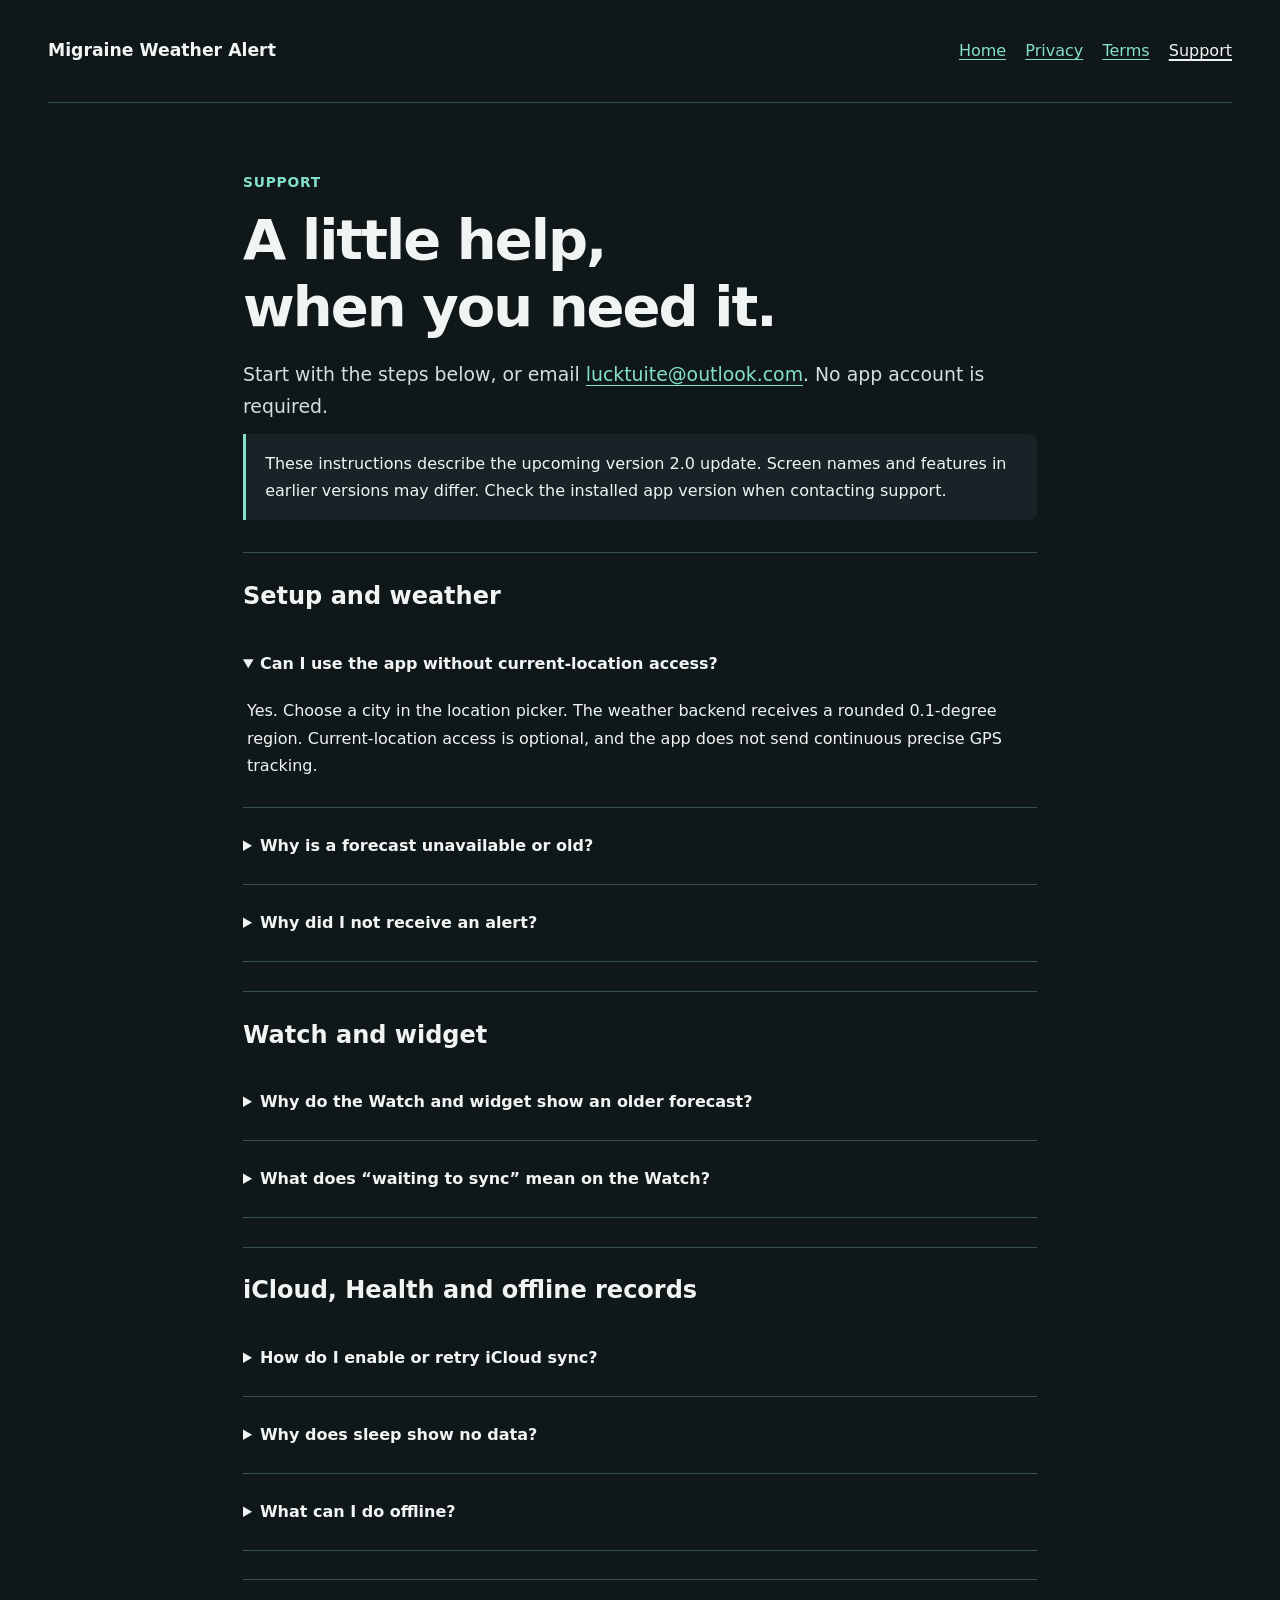
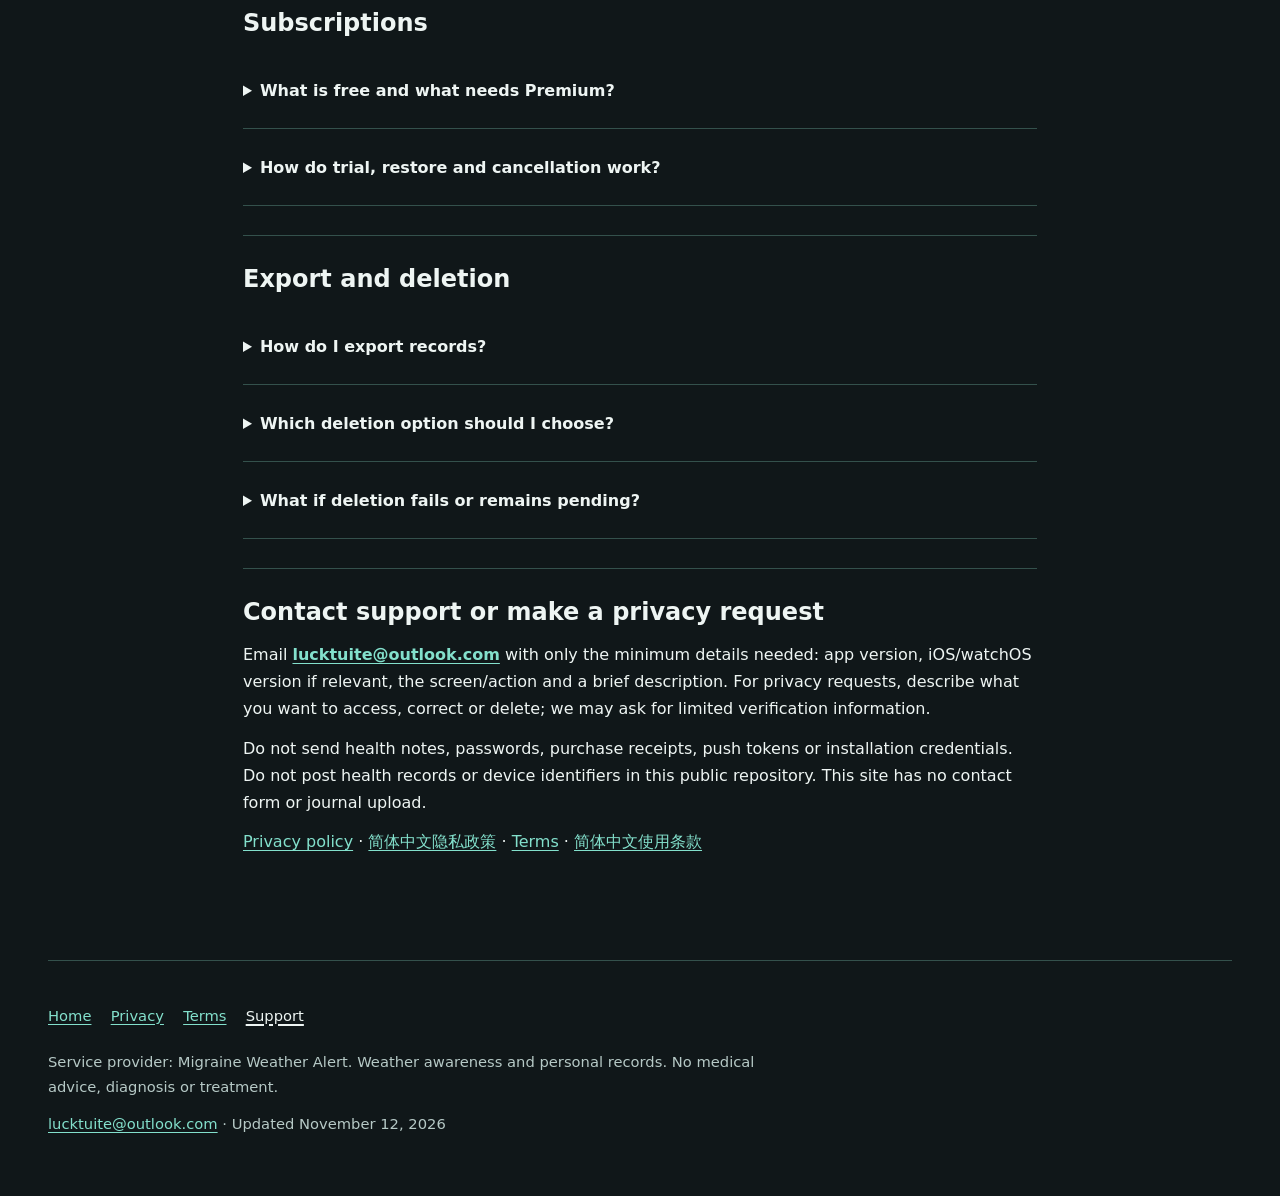
<file: support.html>
<!doctype html>
<html lang="en">
<head>
<meta charset="utf-8">
<meta name="viewport" content="width=device-width, initial-scale=1">
<meta name="description" content="Setup, forecast and notification help, Watch queues, optional iCloud and Apple Health, subscriptions and deletion retries.">
<meta name="theme-color" content="#101719">
<title>Support | Migraine Weather Alert</title>
<link rel="canonical" href="https://nporter-codes.github.io/migraine-weather-alert-policies/support.html">

<link rel="stylesheet" href="styles.css">
</head>
<body>
<a class="skip" href="#main">Skip to content</a>
<div class="container">
<div class="top"><a class="brand" href="index.html">Migraine Weather Alert</a><nav class="nav" aria-label="Main navigation"><a href="index.html">Home</a><a href="privacy.html">Privacy</a><a href="terms.html">Terms</a><a href="support.html" aria-current="page">Support</a></nav></div>
<main id="main"><header><p class="eyebrow">Support</p><h1>A little help, when you need it.</h1><p class="lede">Start with the steps below, or email <a href="mailto:lucktuite@outlook.com">lucktuite@outlook.com</a>. No app account is required.</p><p class="note">These instructions describe the upcoming version 2.0 update. Screen names and features in earlier versions may differ. Check the installed app version when contacting support.</p></header>
<section><h2>Setup and weather</h2>
<details open><summary>Can I use the app without current-location access?</summary><p>Yes. Choose a city in the location picker. The weather backend receives a rounded 0.1-degree region. Current-location access is optional, and the app does not send continuous precise GPS tracking.</p></details>
<details><summary>Why is a forecast unavailable or old?</summary><p>Check your connection, open the iPhone app and refresh. Check the provider’s issue time and any old-forecast notice. An unavailable or old forecast is not a low-change result. You can still record symptoms offline. Premium does not fix an outage or exhausted service capacity.</p></details>
<details><summary>Why did I not receive an alert?</summary><p>Open Weather alerts and review connection status, selected region, direction, sensitivity and quiet hours. Check notification permission and Focus in iOS Settings. There may be no qualifying pressure window, a daily limit may have been reached, or delivery may be delayed. A scheduled or provider-accepted message does not guarantee device delivery.</p></details></section>
<section><h2>Watch and widget</h2>
<details><summary>Why do the Watch and widget show an older forecast?</summary><p>They use cached weather information and its update time. iOS/watchOS determine refresh opportunities; connectivity can delay updates. Open the paired iPhone app for the latest available forecast. The widget snapshot contains no journal or Health sleep records.</p></details>
<details><summary>What does “waiting to sync” mean on the Watch?</summary><p>The quick record is queued on the Watch until the paired iPhone acknowledges receipt. Keep both devices available, reconnect them and open the iPhone app. Check for the record on the phone before assuming it arrived. A waiting state is not an acknowledgement. The companion does not independently receive a separate weather push stream; iOS decides whether a notification is presented on the phone or Watch.</p></details></section>
<section><h2>iCloud, Health and offline records</h2>
<details><summary>How do I enable or retry iCloud sync?</summary><p>In Settings → Data &amp; privacy, enable iCloud sync to sync journal records through your private Apple account database. Imported Apple Health sleep is excluded. Check that your device has an available iCloud account and connection, then use Sync now. If sync fails, the app keeps local entries and reports the problem. Turning sync off stops further app sync but does not erase previously synced copies; a request already submitted may finish. Network recovery alone does not guarantee an immediate background retry.</p></details>
<details><summary>Why does sleep show no data?</summary><p>Sleep import is optional, read-only and requires Premium. Completing a permission request does not prove readable sleep data exists. Check for recorded sleep in the queried period and review the app’s access in Apple Health. Imported sleep stays on this device. Disconnect sleep to clear the current imported display; original Apple Health records remain in Health.</p></details>
<details><summary>What can I do offline?</summary><p>You can create local journal records. Forecasts may be cached or unavailable, Watch records can remain queued, and iCloud, cloud deletion, notifications and purchase/restore checks can require a connection. Read the status shown in the app and retry the relevant action when online.</p></details></section>
<section><h2>Subscriptions</h2>
<details><summary>What is free and what needs Premium?</summary><p>Free features include the 48-hour pressure forecast, basic pressure reminders, quick records, recent 30-day journal browsing, export of all raw records as CSV and deletion. Premium adds the seven-day daily outlook, personal comparisons, full history browsing, PDF reports and optional Apple Health sleep import. Ending Premium does not delete older records.</p></details>
<details><summary>How do trial, restore and cancellation work?</summary><p>Monthly and annual plans unlock the same features. The monthly plan may offer a three-day free trial and the annual plan a seven-day free trial, subject to Apple-confirmed eligibility and offer availability. Only one introductory offer is available per subscription group; trials cannot be combined. The Apple purchase sheet shows the actual regional price and terms. Use Restore purchases in Premium with the original Apple account; review the result shown. Manage or cancel in iPhone Settings → your name → Subscriptions. Deleting app data or uninstalling does not cancel. See <a href="https://support.apple.com/118428">Apple’s cancellation help</a>, <a href="https://support.apple.com/118223">refund help</a> and our <a href="terms.html">terms</a>.</p></details></section>
<section><h2>Export and deletion</h2>
<details><summary>How do I export records?</summary><p>Open Settings → Data &amp; privacy → Export my records. Complete raw CSV export does not require Premium. PDF reports require Premium. Choose where to save or share the file; copies you save outside the app are controlled separately.</p></details>
<details><summary>Which deletion option should I choose?</summary><p>In Data &amp; privacy, device-and-selected-iCloud deletion removes the app data on this device and the selected current cloud journal where applicable. Older, unselected iCloud copies are retained and blocked from reimport on that device. Device-and-all-iCloud-copies deletion also requests removal of older app cloud copies. Read the confirmation and export anything you want to keep first.</p><p>Deletion also requests applicable backend deregistration and Firebase token/installation cleanup. A minimal backend replay-protection marker remains for 30 days; bounded maintenance and provider backup processes can extend physical removal. See the <a href="privacy.html">privacy policy</a>.</p></details>
<details><summary>What if deletion fails or remains pending?</summary><p>Keep the app installed so the saved request and credentials remain available. Reconnect and retry from Data &amp; privacy. The app retains the request’s scope for retry. Do not treat a pending state or uninstall as confirmation of cloud deletion. Contact support if retry still fails, without sending journal contents or credentials. Apple Health source records, your subscription and exported copies are separate.</p></details></section>
<section><h2>Contact support or make a privacy request</h2><p>Email <a class="contact" href="mailto:lucktuite@outlook.com">lucktuite@outlook.com</a> with only the minimum details needed: app version, iOS/watchOS version if relevant, the screen/action and a brief description. For privacy requests, describe what you want to access, correct or delete; we may ask for limited verification information.</p><p>Do not send health notes, passwords, purchase receipts, push tokens or installation credentials. Do not post health records or device identifiers in this public repository. This site has no contact form or journal upload.</p><p><a href="privacy.html">Privacy policy</a> · <a href="privacy-zh.html" lang="zh-Hans">简体中文隐私政策</a> · <a href="terms.html">Terms</a> · <a href="terms-zh.html" lang="zh-Hans">简体中文使用条款</a></p></section>
</main>
<footer><nav class="nav" aria-label="Footer navigation"><a href="index.html">Home</a><a href="privacy.html">Privacy</a><a href="terms.html">Terms</a><a href="support.html" aria-current="page">Support</a></nav><p>Service provider: Migraine Weather Alert. Weather awareness and personal records. No medical advice, diagnosis or treatment.</p><p><a href="mailto:lucktuite@outlook.com">lucktuite@outlook.com</a> · Updated November 12, 2026</p></footer>
</div>
</body>
</html>
</file>
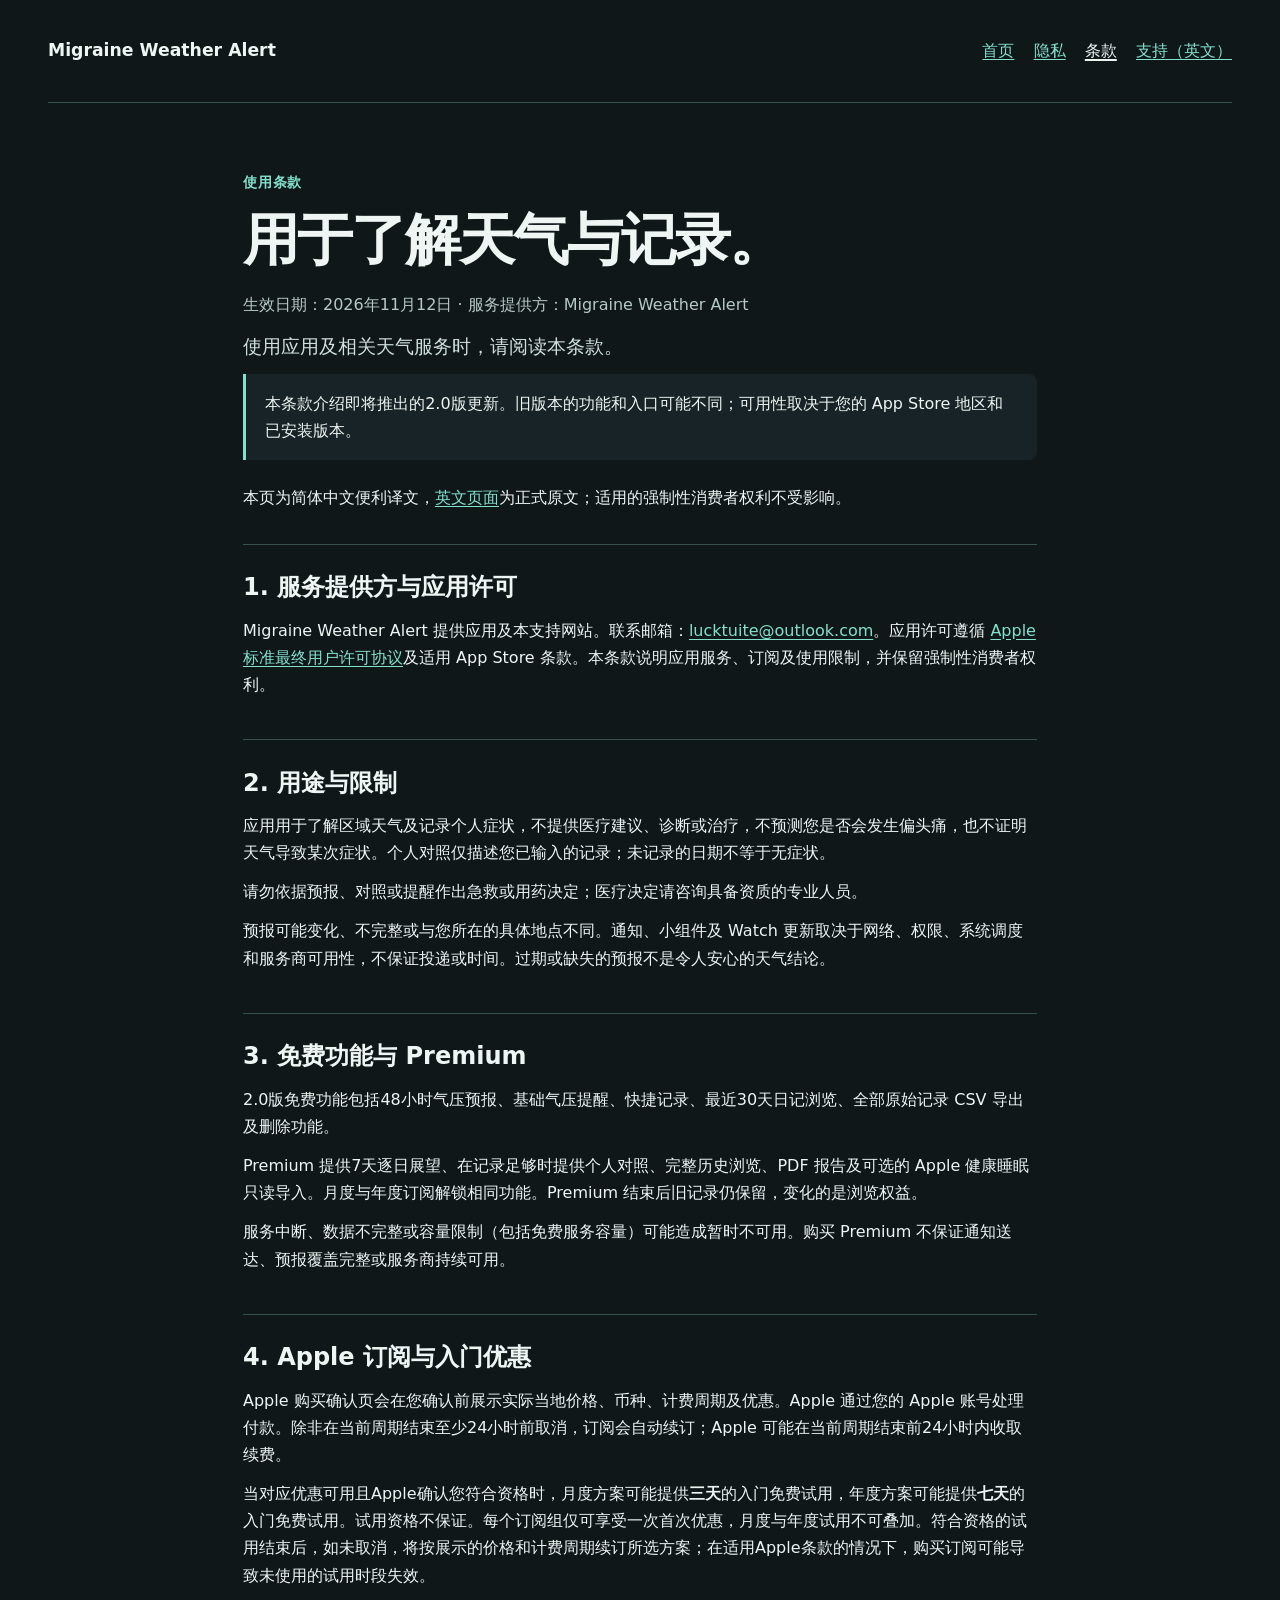
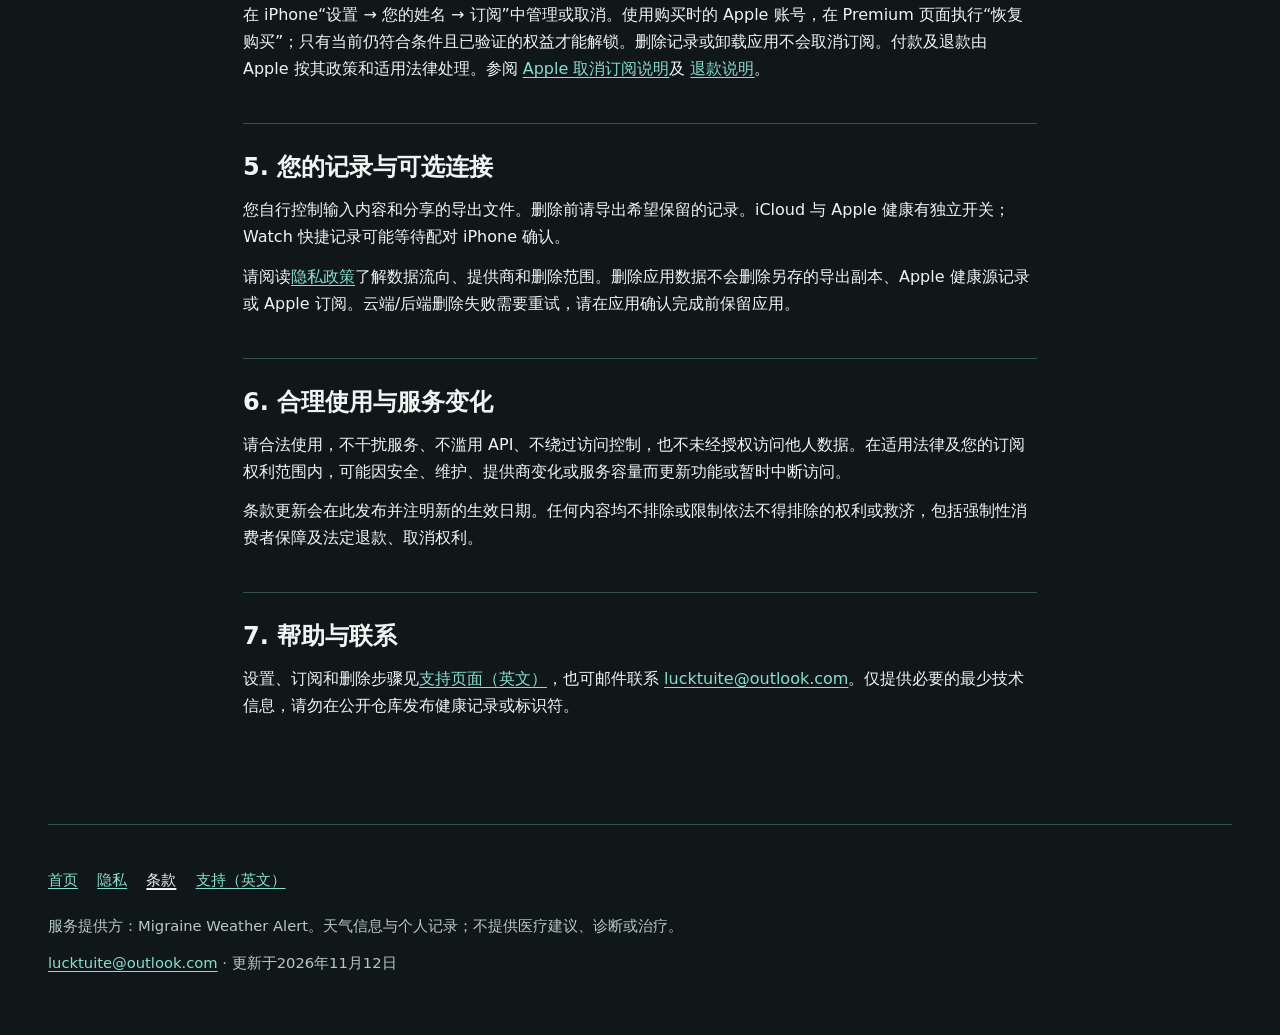
<file: terms-zh.html>
<!doctype html>
<html lang="zh-Hans">
<head>
<meta charset="utf-8">
<meta name="viewport" content="width=device-width, initial-scale=1">
<meta name="description" content="Migraine Weather Alert 的使用范围、Apple 自动续订、免费试用条件及消费者权利。">
<meta name="theme-color" content="#101719">
<title>使用条款 | Migraine Weather Alert</title>
<link rel="canonical" href="https://nporter-codes.github.io/migraine-weather-alert-policies/terms-zh.html">
<link rel="alternate" hreflang="en" href="https://nporter-codes.github.io/migraine-weather-alert-policies/terms.html"><link rel="alternate" hreflang="zh-Hans" href="https://nporter-codes.github.io/migraine-weather-alert-policies/terms-zh.html">
<link rel="stylesheet" href="styles.css">
</head>
<body>
<a class="skip" href="#main">跳至正文</a>
<div class="container">
<div class="top"><a class="brand" href="index.html">Migraine Weather Alert</a><nav class="nav" aria-label="主导航"><a href="index.html">首页</a><a href="privacy-zh.html">隐私</a><a href="terms-zh.html" aria-current="page">条款</a><a href="support.html" lang="en">支持（英文）</a></nav></div>
<main id="main"><header><p class="eyebrow">使用条款</p><h1>用于了解天气与记录。</h1><p class="meta">生效日期：2026年11月12日 · 服务提供方：Migraine Weather Alert</p><p class="lede">使用应用及相关天气服务时，请阅读本条款。</p><p class="note">本条款介绍即将推出的2.0版更新。旧版本的功能和入口可能不同；可用性取决于您的 App Store 地区和已安装版本。</p><p class="language">本页为简体中文便利译文，<a href="terms.html" lang="en">英文页面</a>为正式原文；适用的强制性消费者权利不受影响。</p></header>
<section><h2>1. 服务提供方与应用许可</h2><p>Migraine Weather Alert 提供应用及本支持网站。联系邮箱：<a href="mailto:lucktuite@outlook.com">lucktuite@outlook.com</a>。应用许可遵循 <a href="https://www.apple.com/legal/internet-services/itunes/dev/stdeula/">Apple 标准最终用户许可协议</a>及适用 App Store 条款。本条款说明应用服务、订阅及使用限制，并保留强制性消费者权利。</p></section>
<section><h2>2. 用途与限制</h2><p>应用用于了解区域天气及记录个人症状，不提供医疗建议、诊断或治疗，不预测您是否会发生偏头痛，也不证明天气导致某次症状。个人对照仅描述您已输入的记录；未记录的日期不等于无症状。</p><p>请勿依据预报、对照或提醒作出急救或用药决定；医疗决定请咨询具备资质的专业人员。</p><p>预报可能变化、不完整或与您所在的具体地点不同。通知、小组件及 Watch 更新取决于网络、权限、系统调度和服务商可用性，不保证投递或时间。过期或缺失的预报不是令人安心的天气结论。</p></section>
<section><h2>3. 免费功能与 Premium</h2><p>2.0版免费功能包括48小时气压预报、基础气压提醒、快捷记录、最近30天日记浏览、全部原始记录 CSV 导出及删除功能。</p><p>Premium 提供7天逐日展望、在记录足够时提供个人对照、完整历史浏览、PDF 报告及可选的 Apple 健康睡眠只读导入。月度与年度订阅解锁相同功能。Premium 结束后旧记录仍保留，变化的是浏览权益。</p><p>服务中断、数据不完整或容量限制（包括免费服务容量）可能造成暂时不可用。购买 Premium 不保证通知送达、预报覆盖完整或服务商持续可用。</p></section>
<section><h2>4. Apple 订阅与入门优惠</h2><p>Apple 购买确认页会在您确认前展示实际当地价格、币种、计费周期及优惠。Apple 通过您的 Apple 账号处理付款。除非在当前周期结束至少24小时前取消，订阅会自动续订；Apple 可能在当前周期结束前24小时内收取续费。</p><p>当对应优惠可用且Apple确认您符合资格时，月度方案可能提供<strong>三天</strong>的入门免费试用，年度方案可能提供<strong>七天</strong>的入门免费试用。试用资格不保证。每个订阅组仅可享受一次首次优惠，月度与年度试用不可叠加。符合资格的试用结束后，如未取消，将按展示的价格和计费周期续订所选方案；在适用Apple条款的情况下，购买订阅可能导致未使用的试用时段失效。</p><p>在 iPhone“设置 → 您的姓名 → 订阅”中管理或取消。使用购买时的 Apple 账号，在 Premium 页面执行“恢复购买”；只有当前仍符合条件且已验证的权益才能解锁。删除记录或卸载应用不会取消订阅。付款及退款由 Apple 按其政策和适用法律处理。参阅 <a href="https://support.apple.com/118428">Apple 取消订阅说明</a>及 <a href="https://support.apple.com/118223">退款说明</a>。</p></section>
<section><h2>5. 您的记录与可选连接</h2><p>您自行控制输入内容和分享的导出文件。删除前请导出希望保留的记录。iCloud 与 Apple 健康有独立开关；Watch 快捷记录可能等待配对 iPhone 确认。</p><p>请阅读<a href="privacy-zh.html">隐私政策</a>了解数据流向、提供商和删除范围。删除应用数据不会删除另存的导出副本、Apple 健康源记录或 Apple 订阅。云端/后端删除失败需要重试，请在应用确认完成前保留应用。</p></section>
<section><h2>6. 合理使用与服务变化</h2><p>请合法使用，不干扰服务、不滥用 API、不绕过访问控制，也不未经授权访问他人数据。在适用法律及您的订阅权利范围内，可能因安全、维护、提供商变化或服务容量而更新功能或暂时中断访问。</p><p>条款更新会在此发布并注明新的生效日期。任何内容均不排除或限制依法不得排除的权利或救济，包括强制性消费者保障及法定退款、取消权利。</p></section>
<section><h2>7. 帮助与联系</h2><p>设置、订阅和删除步骤见<a href="support.html">支持页面（英文）</a>，也可邮件联系 <a href="mailto:lucktuite@outlook.com">lucktuite@outlook.com</a>。仅提供必要的最少技术信息，请勿在公开仓库发布健康记录或标识符。</p></section>
</main>
<footer><nav class="nav" aria-label="页脚导航"><a href="index.html">首页</a><a href="privacy-zh.html">隐私</a><a href="terms-zh.html" aria-current="page">条款</a><a href="support.html" lang="en">支持（英文）</a></nav><p>服务提供方：Migraine Weather Alert。天气信息与个人记录；不提供医疗建议、诊断或治疗。</p><p><a href="mailto:lucktuite@outlook.com">lucktuite@outlook.com</a> · 更新于2026年11月12日</p></footer>
</div>
</body>
</html>
</file>
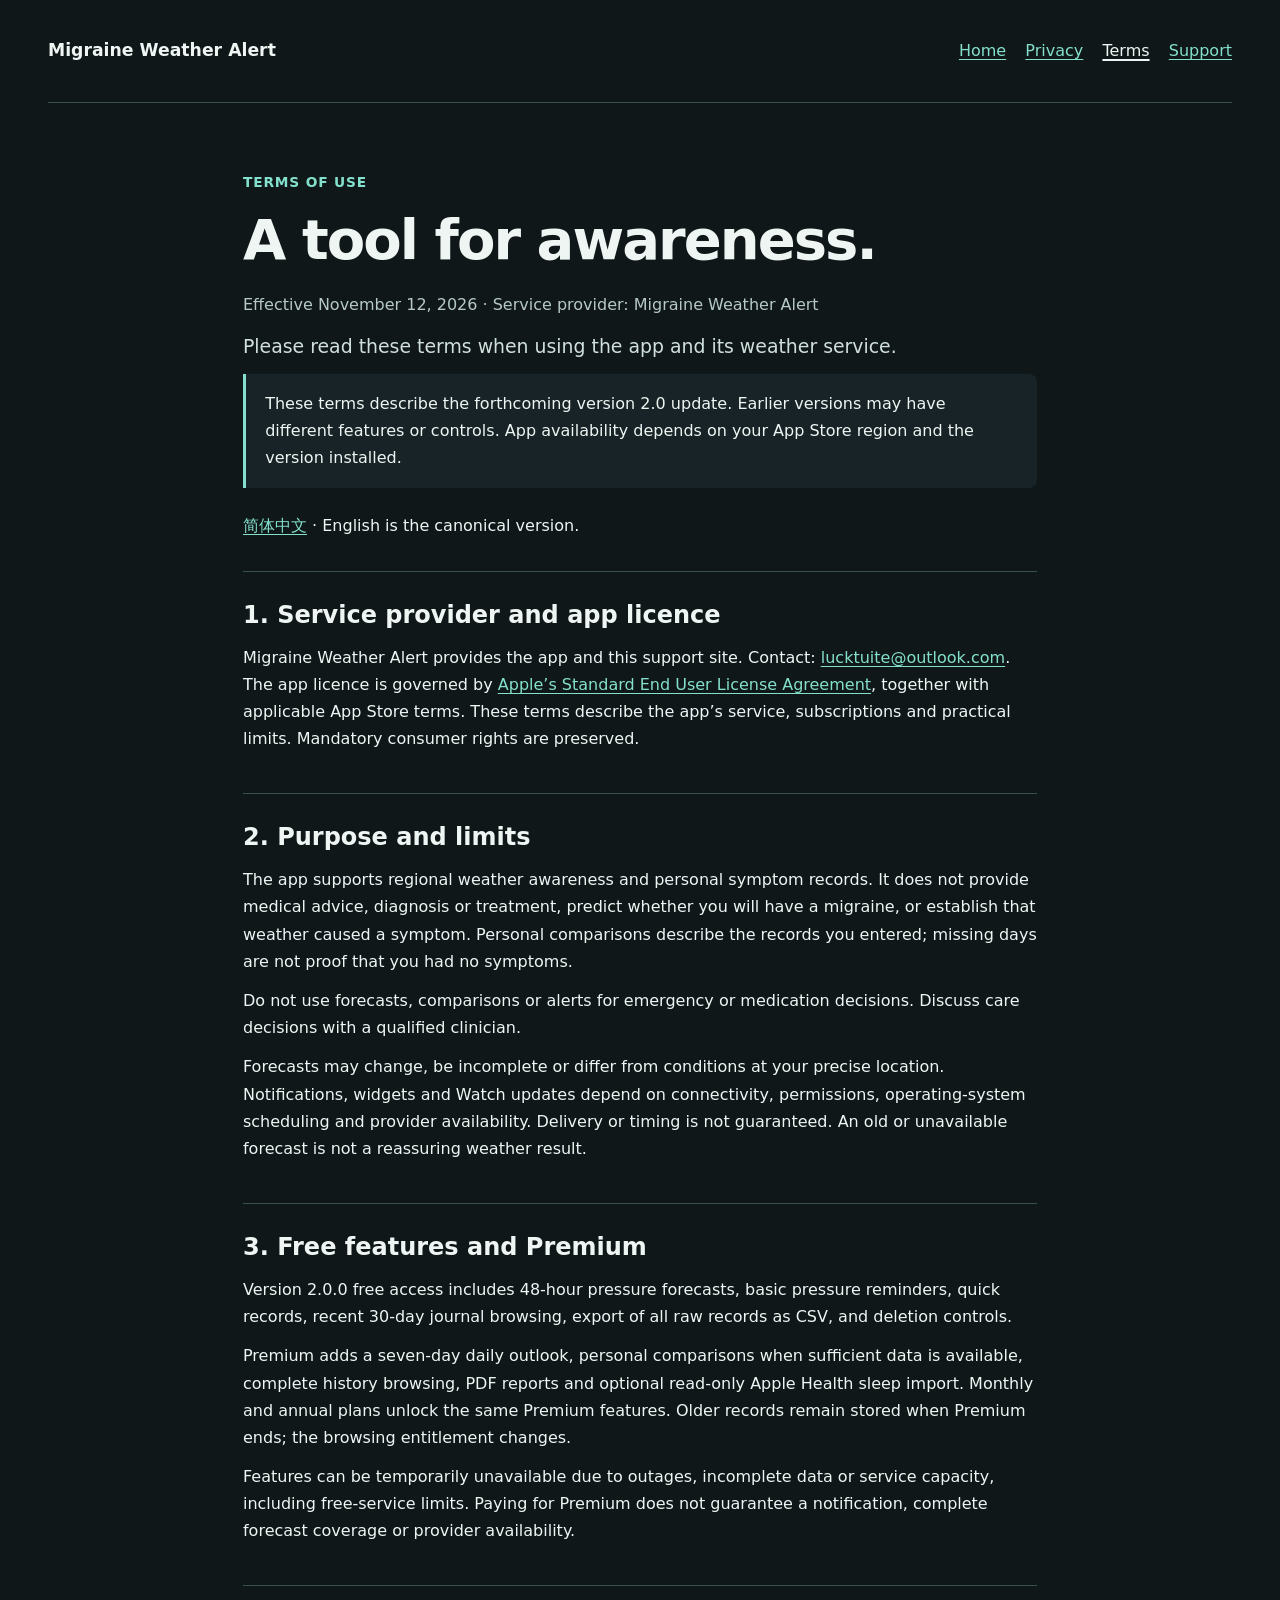
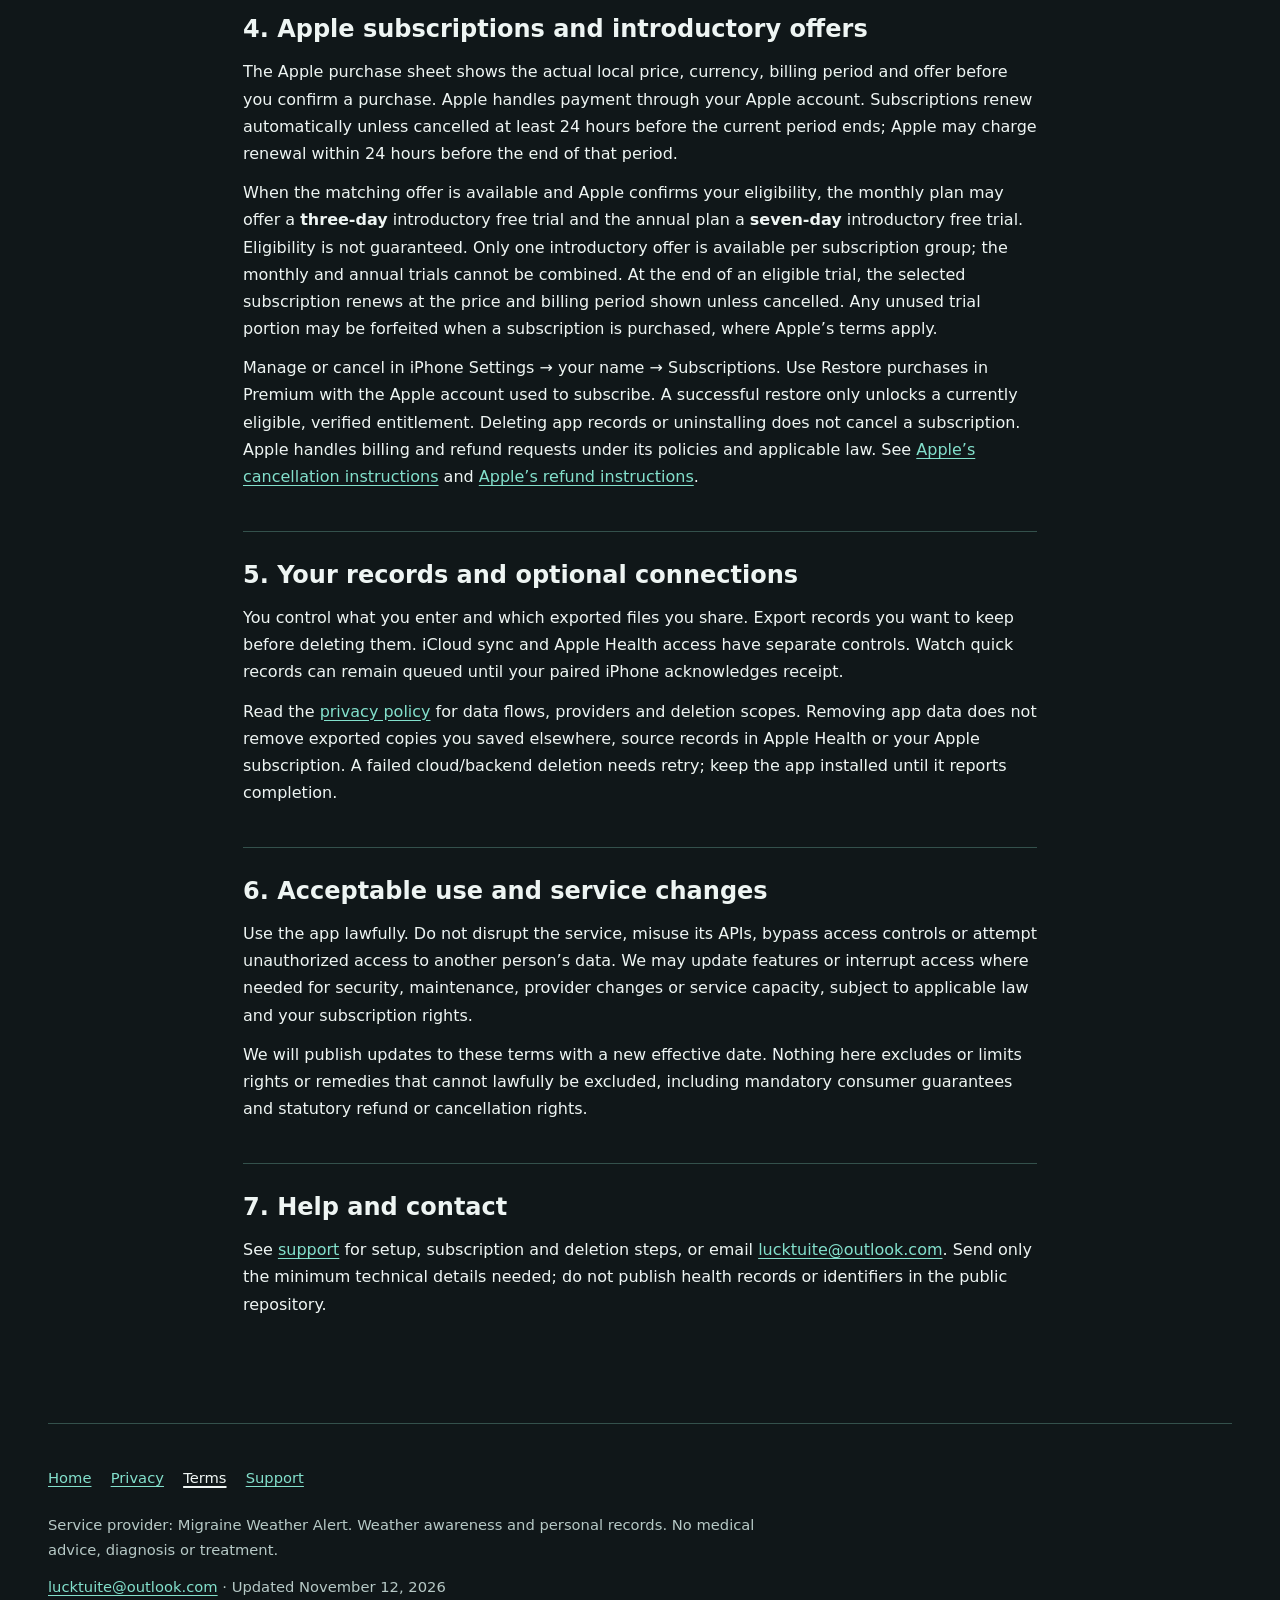
<file: terms.html>
<!doctype html>
<html lang="en">
<head>
<meta charset="utf-8">
<meta name="viewport" content="width=device-width, initial-scale=1">
<meta name="description" content="Terms for Migraine Weather Alert, Apple subscriptions, weather and notification limits, and consumer rights.">
<meta name="theme-color" content="#101719">
<title>Terms of use | Migraine Weather Alert</title>
<link rel="canonical" href="https://nporter-codes.github.io/migraine-weather-alert-policies/terms.html">
<link rel="alternate" hreflang="en" href="https://nporter-codes.github.io/migraine-weather-alert-policies/terms.html"><link rel="alternate" hreflang="zh-Hans" href="https://nporter-codes.github.io/migraine-weather-alert-policies/terms-zh.html">
<link rel="stylesheet" href="styles.css">
</head>
<body>
<a class="skip" href="#main">Skip to content</a>
<div class="container">
<div class="top"><a class="brand" href="index.html">Migraine Weather Alert</a><nav class="nav" aria-label="Main navigation"><a href="index.html">Home</a><a href="privacy.html">Privacy</a><a href="terms.html" aria-current="page">Terms</a><a href="support.html">Support</a></nav></div>
<main id="main"><header><p class="eyebrow">Terms of use</p><h1>A tool for awareness.</h1><p class="meta">Effective November 12, 2026 · Service provider: Migraine Weather Alert</p><p class="lede">Please read these terms when using the app and its weather service.</p><p class="note">These terms describe the forthcoming version 2.0 update. Earlier versions may have different features or controls. App availability depends on your App Store region and the version installed.</p><p class="language"><a href="terms-zh.html" lang="zh-Hans">简体中文</a> · English is the canonical version.</p></header>
<section><h2>1. Service provider and app licence</h2><p>Migraine Weather Alert provides the app and this support site. Contact: <a href="mailto:lucktuite@outlook.com">lucktuite@outlook.com</a>. The app licence is governed by <a href="https://www.apple.com/legal/internet-services/itunes/dev/stdeula/">Apple’s Standard End User License Agreement</a>, together with applicable App Store terms. These terms describe the app’s service, subscriptions and practical limits. Mandatory consumer rights are preserved.</p></section>
<section><h2>2. Purpose and limits</h2><p>The app supports regional weather awareness and personal symptom records. It does not provide medical advice, diagnosis or treatment, predict whether you will have a migraine, or establish that weather caused a symptom. Personal comparisons describe the records you entered; missing days are not proof that you had no symptoms.</p><p>Do not use forecasts, comparisons or alerts for emergency or medication decisions. Discuss care decisions with a qualified clinician.</p><p>Forecasts may change, be incomplete or differ from conditions at your precise location. Notifications, widgets and Watch updates depend on connectivity, permissions, operating-system scheduling and provider availability. Delivery or timing is not guaranteed. An old or unavailable forecast is not a reassuring weather result.</p></section>
<section><h2>3. Free features and Premium</h2><p>Version 2.0.0 free access includes 48-hour pressure forecasts, basic pressure reminders, quick records, recent 30-day journal browsing, export of all raw records as CSV, and deletion controls.</p><p>Premium adds a seven-day daily outlook, personal comparisons when sufficient data is available, complete history browsing, PDF reports and optional read-only Apple Health sleep import. Monthly and annual plans unlock the same Premium features. Older records remain stored when Premium ends; the browsing entitlement changes.</p><p>Features can be temporarily unavailable due to outages, incomplete data or service capacity, including free-service limits. Paying for Premium does not guarantee a notification, complete forecast coverage or provider availability.</p></section>
<section><h2>4. Apple subscriptions and introductory offers</h2><p>The Apple purchase sheet shows the actual local price, currency, billing period and offer before you confirm a purchase. Apple handles payment through your Apple account. Subscriptions renew automatically unless cancelled at least 24 hours before the current period ends; Apple may charge renewal within 24 hours before the end of that period.</p><p>When the matching offer is available and Apple confirms your eligibility, the monthly plan may offer a <strong>three-day</strong> introductory free trial and the annual plan a <strong>seven-day</strong> introductory free trial. Eligibility is not guaranteed. Only one introductory offer is available per subscription group; the monthly and annual trials cannot be combined. At the end of an eligible trial, the selected subscription renews at the price and billing period shown unless cancelled. Any unused trial portion may be forfeited when a subscription is purchased, where Apple’s terms apply.</p><p>Manage or cancel in iPhone Settings → your name → Subscriptions. Use Restore purchases in Premium with the Apple account used to subscribe. A successful restore only unlocks a currently eligible, verified entitlement. Deleting app records or uninstalling does not cancel a subscription. Apple handles billing and refund requests under its policies and applicable law. See <a href="https://support.apple.com/118428">Apple’s cancellation instructions</a> and <a href="https://support.apple.com/118223">Apple’s refund instructions</a>.</p></section>
<section><h2>5. Your records and optional connections</h2><p>You control what you enter and which exported files you share. Export records you want to keep before deleting them. iCloud sync and Apple Health access have separate controls. Watch quick records can remain queued until your paired iPhone acknowledges receipt.</p><p>Read the <a href="privacy.html">privacy policy</a> for data flows, providers and deletion scopes. Removing app data does not remove exported copies you saved elsewhere, source records in Apple Health or your Apple subscription. A failed cloud/backend deletion needs retry; keep the app installed until it reports completion.</p></section>
<section><h2>6. Acceptable use and service changes</h2><p>Use the app lawfully. Do not disrupt the service, misuse its APIs, bypass access controls or attempt unauthorized access to another person’s data. We may update features or interrupt access where needed for security, maintenance, provider changes or service capacity, subject to applicable law and your subscription rights.</p><p>We will publish updates to these terms with a new effective date. Nothing here excludes or limits rights or remedies that cannot lawfully be excluded, including mandatory consumer guarantees and statutory refund or cancellation rights.</p></section>
<section><h2>7. Help and contact</h2><p>See <a href="support.html">support</a> for setup, subscription and deletion steps, or email <a href="mailto:lucktuite@outlook.com">lucktuite@outlook.com</a>. Send only the minimum technical details needed; do not publish health records or identifiers in the public repository.</p></section>
</main>
<footer><nav class="nav" aria-label="Footer navigation"><a href="index.html">Home</a><a href="privacy.html">Privacy</a><a href="terms.html" aria-current="page">Terms</a><a href="support.html">Support</a></nav><p>Service provider: Migraine Weather Alert. Weather awareness and personal records. No medical advice, diagnosis or treatment.</p><p><a href="mailto:lucktuite@outlook.com">lucktuite@outlook.com</a> · Updated November 12, 2026</p></footer>
</div>
</body>
</html>
</file>
<file: styles.css>
:root{color-scheme:dark;--bg:#101719;--panel:#172326;--text:#eef5f3;--muted:#b6c9c6;--accent:#83e0cc;--line:#34514c;--focus:#f4d590;font-family:ui-sans-serif,system-ui,-apple-system,BlinkMacSystemFont,"Segoe UI",sans-serif;line-height:1.7;background:var(--bg);color:var(--text)}
*{box-sizing:border-box}body{margin:0}a{color:var(--accent);text-underline-offset:.2em;overflow-wrap:anywhere}a:hover{text-decoration-thickness:.15em}a:focus-visible,summary:focus-visible{outline:3px solid var(--focus);outline-offset:5px;border-radius:3px}.skip{position:absolute;left:1rem;top:-8rem;padding:.7rem 1rem;background:var(--text);color:var(--bg);z-index:2}.skip:focus{top:1rem}.container{width:min(100% - 2.5rem,74rem);margin-inline:auto}.top{display:flex;gap:1.5rem;align-items:center;justify-content:space-between;flex-wrap:wrap;padding-block:1.8rem;border-bottom:1px solid var(--line)}.brand{font-weight:750;color:var(--text);text-decoration:none;font-size:1.08rem}.nav{display:flex;flex-wrap:wrap;gap:.3rem 1.2rem}.nav a{display:inline-flex;align-items:center;min-height:44px}.nav [aria-current=page]{color:var(--text);text-decoration-thickness:2px}main{max-width:78ch;margin-inline:auto;padding-block:3.5rem 4rem}h1,h2,h3{line-height:1.2;text-wrap:balance}h1{font-size:clamp(2.2rem,6vw,3.5rem);letter-spacing:-.035em;margin:.4rem 0 1.1rem}h2{font-size:1.5rem;margin:0 0 .9rem}h3{font-size:1.15rem;margin:1.4rem 0 .6rem}.eyebrow{color:var(--accent);font-weight:650;font-size:.86rem;letter-spacing:.06em;text-transform:uppercase}.lede{font-size:1.18rem;color:#d0e0dc}.meta,.muted,footer{color:var(--muted)}section{padding-block:1.8rem;border-top:1px solid var(--line)}header+section{margin-top:2rem}p{margin:.75rem 0}ul,ol{padding-left:1.5rem}li{margin:.55rem 0}.note{padding:1rem 1.2rem;border-left:3px solid var(--accent);background:var(--panel);border-radius:0 .5rem .5rem 0}.cards{display:grid;grid-template-columns:repeat(auto-fit,minmax(min(100%,15rem),1fr));gap:1rem}.card{background:var(--panel);border:1px solid var(--line);border-radius:.8rem;padding:1.3rem}.card h2{font-size:1.25rem}.card a{display:inline-flex;align-items:center;min-height:44px}details{padding:1rem 0;border-bottom:1px solid var(--line)}summary{font-weight:650;cursor:pointer;min-height:44px;align-content:center}details p{padding-left:.25rem}footer{padding-block:2rem 3rem;border-top:1px solid var(--line);font-size:.92rem}footer p{max-width:78ch}.language{margin-top:1.5rem}.contact{font-weight:650}strong{color:var(--text)}@media(max-width:38rem){.container{width:calc(100% - 2rem)}.top{gap:.8rem;padding-block:1rem}.nav{gap:.1rem 1rem}main{padding-top:2.3rem}section{padding-block:1.5rem}}@media(prefers-reduced-motion:no-preference){a{transition:color .15s ease}}@media print{:root{color-scheme:light;background:#fff;color:#111}body{font-size:11pt}.container{width:100%;max-width:none}main{padding:1rem 0;max-width:none}.top,.skip,footer .nav{display:none}a{color:#134d42}.note,.card{background:none;border:1px solid #888}h1,h2,h3,strong{color:#111}.meta,.muted,footer,.lede{color:#333}section{break-inside:avoid;border-color:#bbb}}
</file>
